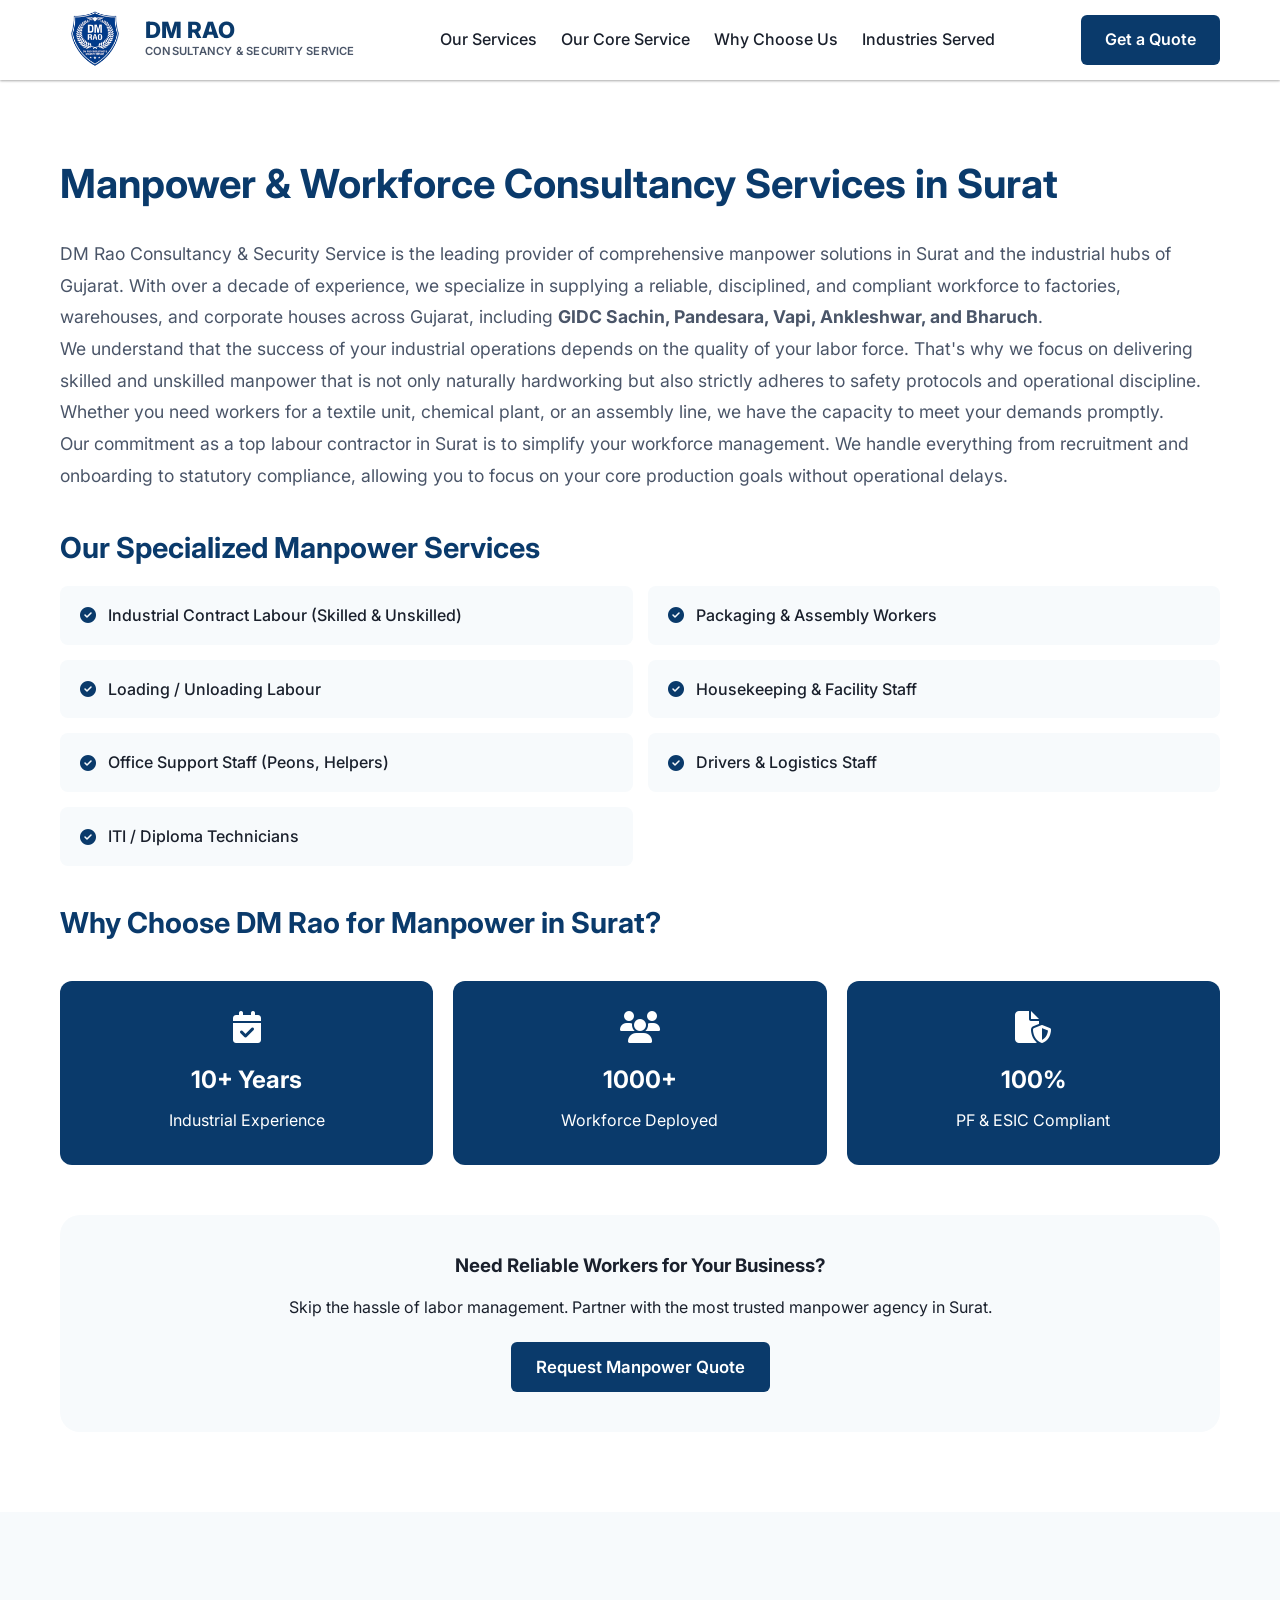
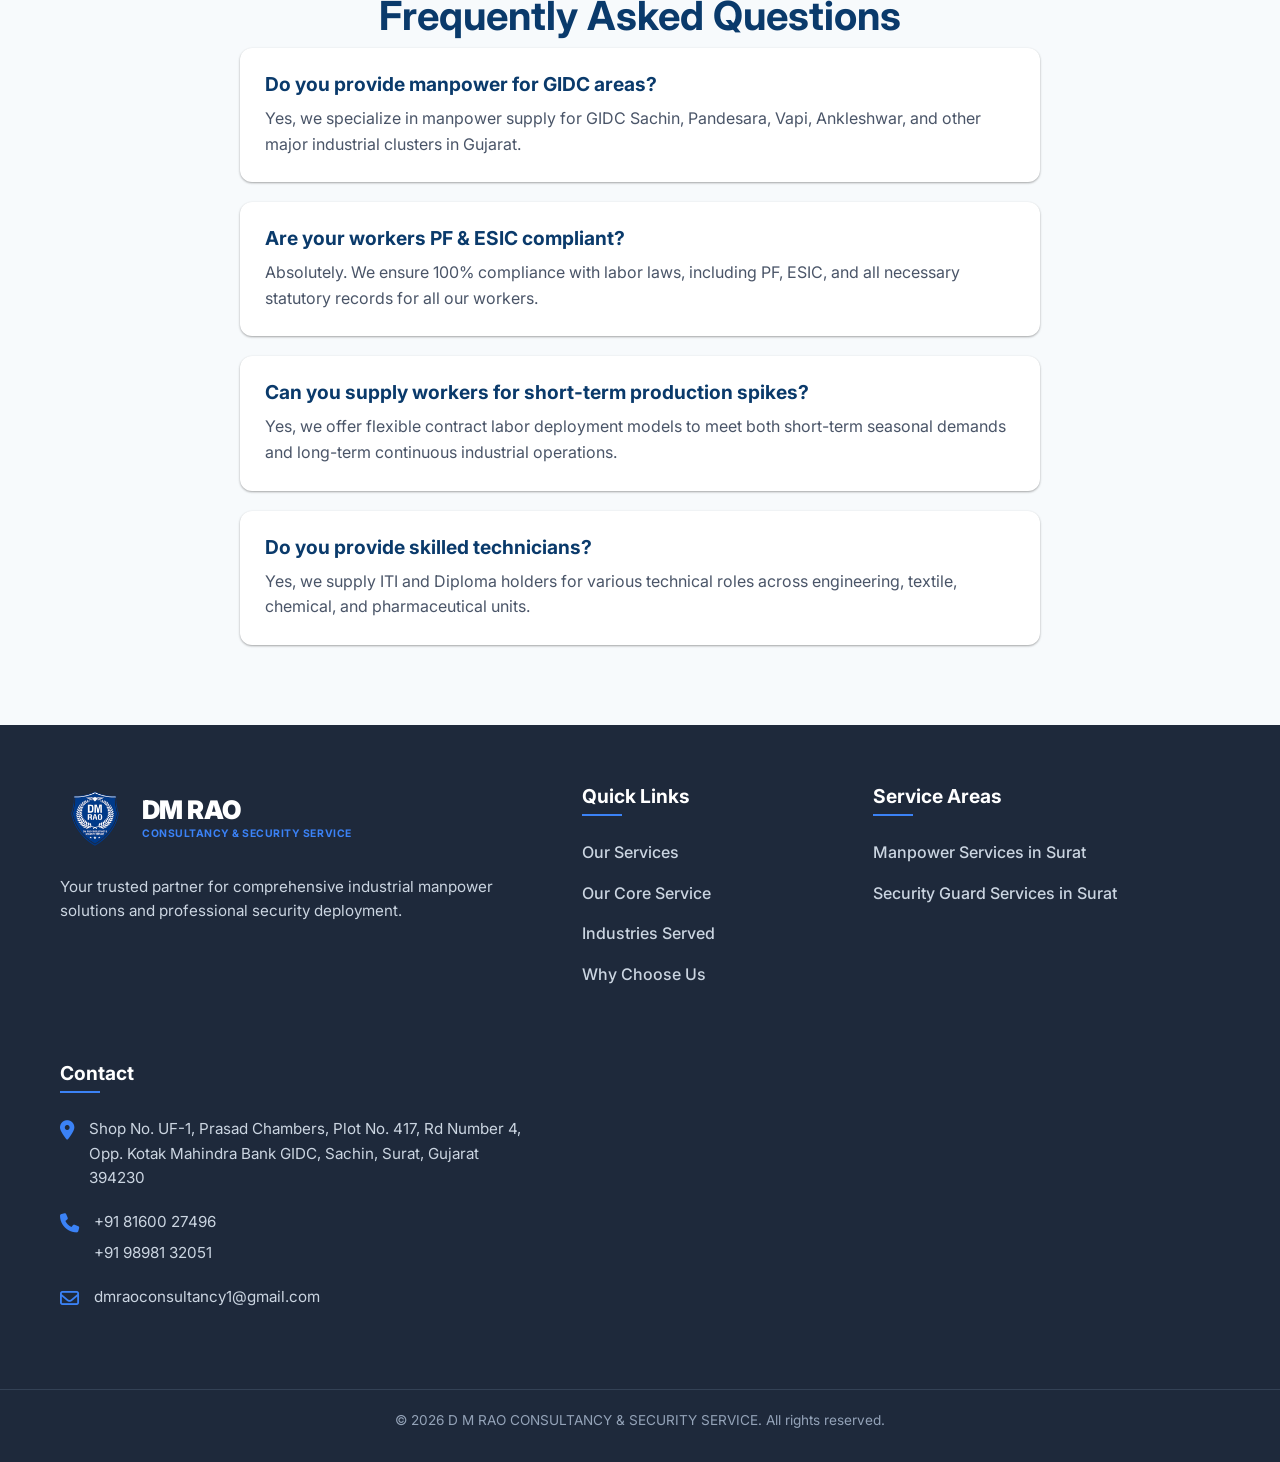
<file: manpower-services-surat.html>
<!DOCTYPE html>
<html lang="en">

<head>
    <meta charset="UTF-8">
    <meta name="viewport" content="width=device-width, initial-scale=1.0">
    <title>Workforce & Manpower Services in Surat Near Me | DM Rao Consultancy</title>
    <meta name="description"
        content="DM Rao Consultancy provides reliable industrial manpower and workforce solutions in Surat, GIDC Sachin, and Gujarat. Best labor contractor near me. Skilled & Unskilled workers.">
    <link rel="canonical" href="https://dmraoconsultancy.in/manpower-services-surat.html" />
    
    <!-- Advanced SEO Schemas -->
    <script type="application/ld+json">
    {
      "@context": "https://schema.org",
      "@type": "Service",
      "serviceType": "Industrial Manpower and Workforce Solutions",
      "provider": {
        "@type": "LocalBusiness",
        "name": "DM Rao Consultancy & Security Service",
        "url": "https://dmraoconsultancy.in"
      },
      "areaServed": "Surat, Gujarat",
      "description": "Professional manpower services in Surat, GIDC Sachin, Vapi, and Ankleshwar. Skilled and unskilled contract labour solutions."
    }
    </script>

    <script type="application/ld+json">
    {
      "@context": "https://schema.org",
      "@type": "FAQPage",
      "mainEntity": [{
        "@type": "Question",
        "name": "Do you provide manpower for GIDC areas?",
        "acceptedAnswer": {
          "@type": "Answer",
          "text": "Yes, we specialize in manpower supply for GIDC Sachin, Pandesara, Vapi, Ankleshwar, and other major industrial clusters in Gujarat."
        }
      }, {
        "@type": "Question",
        "name": "Are your workers PF & ESIC compliant?",
        "acceptedAnswer": {
          "@type": "Answer",
          "text": "Absolutely. We ensure 100% compliance with labor laws, including PF, ESIC, and all necessary statutory records for all our workers."
        }
      }, {
        "@type": "Question",
        "name": "Can you supply workers for short-term production spikes?",
        "acceptedAnswer": {
          "@type": "Answer",
          "text": "Yes, we offer flexible contract labor deployment models to meet both short-term seasonal demands and long-term continuous industrial operations."
        }
      }, {
        "@type": "Question",
        "name": "Do you provide skilled technicians?",
        "acceptedAnswer": {
          "@type": "Answer",
          "text": "Yes, we supply ITI and Diploma holders for various technical roles across engineering, textile, chemical, and pharmaceutical units."
        }
      }]
    }
    </script>

    <script type="application/ld+json">
    {
      "@context": "https://schema.org",
      "@type": "BreadcrumbList",
      "itemListElement": [{
        "@type": "ListItem",
        "position": 1,
        "name": "Home",
        "item": "https://dmraoconsultancy.in/"
      }, {
        "@type": "ListItem",
        "position": 2,
        "name": "Manpower Services",
        "item": "https://dmraoconsultancy.in/manpower-services-surat.html"
      }]
    }
    </script>
    <!-- Favicon -->
    <link rel="apple-touch-icon" sizes="180x180" href="https://dmraoconsultancy.in/assets/apple-touch-icon.png">
    <link rel="icon" type="image/png" sizes="48x48" href="https://dmraoconsultancy.in/assets/favicon-48x48.png">
    <link rel="icon" type="image/png" sizes="32x32" href="https://dmraoconsultancy.in/assets/favicon-32x32.png">
    <link rel="icon" type="image/png" sizes="16x16" href="https://dmraoconsultancy.in/assets/favicon-16x16.png">
    <link rel="manifest" href="https://dmraoconsultancy.in/site.webmanifest">
    <link rel="shortcut icon" href="https://dmraoconsultancy.in/favicon.ico">
    <!-- Google Fonts -->
    <link rel="preconnect" href="https://fonts.googleapis.com">
    <link rel="preconnect" href="https://fonts.gstatic.com" crossorigin>
    <link href="https://fonts.googleapis.com/css2?family=Inter:wght@400;500;600;700;800&display=swap" rel="stylesheet">
    <!-- FontAwesome -->
    <link rel="stylesheet" href="https://cdnjs.cloudflare.com/ajax/libs/font-awesome/6.4.0/css/all.min.css">
    <link rel="stylesheet" href="styles.css">
    <style>
        .seo-content-section {
            padding: 80px 0;
            line-height: 1.8;
        }

        .seo-content-section h1 {
            font-size: 2.5rem;
            margin-bottom: 30px;
            color: var(--primary-blue);
        }

        .seo-content-section h2 {
            font-size: 1.8rem;
            margin: 40px 0 20px;
            color: var(--primary-blue);
        }

        .seo-text-block {
            margin-bottom: 30px;
            font-size: 1.1rem;
            color: var(--medium-grey);
        }

        .seo-service-list {
            list-style: none;
            padding: 0;
            display: grid;
            grid-template-columns: 1fr;
            gap: 15px;
            margin-bottom: 40px;
        }

        @media (min-width: 768px) {
            .seo-service-list {
                grid-template-columns: 1fr 1fr;
            }
        }

        .seo-service-list li {
            display: flex;
            align-items: center;
            gap: 12px;
            background: var(--light-grey);
            padding: 15px 20px;
            border-radius: 8px;
            font-weight: 500;
        }

        .seo-service-list i {
            color: var(--primary-blue);
        }

        .faq-section {
            background-color: var(--light-grey);
            padding: 80px 0;
        }

        .faq-grid {
            max-width: 800px;
            margin: 0 auto;
            display: flex;
            flex-direction: column;
            gap: 20px;
        }

        .faq-item {
            background: var(--white);
            padding: 25px;
            border-radius: 12px;
            box-shadow: var(--shadow-sm);
        }

        .faq-item h3 {
            font-size: 1.2rem;
            margin-bottom: 10px;
            color: var(--primary-blue);
        }

        .faq-item p {
            color: var(--medium-grey);
            margin: 0;
        }

        .trust-points-grid {
            display: grid;
            grid-template-columns: repeat(auto-fit, minmax(200px, 1fr));
            gap: 20px;
            margin: 40px 0;
        }

        .trust-point-card {
            text-align: center;
            padding: 30px;
            background: var(--primary-blue);
            color: var(--white);
            border-radius: 12px;
        }

        .trust-point-card i {
            font-size: 2rem;
            margin-bottom: 15px;
            display: block;
        }

        .trust-point-card strong {
            font-size: 1.5rem;
            display: block;
            margin-bottom: 5px;
        }

        .seo-cta-block {
            text-align: center;
            margin-top: 50px;
            padding: 40px;
            background: var(--light-grey);
            border-radius: 20px;
        }
    </style>
</head>

<body>
    <header class="header">
        <div class="container header-container">
            <div class="logo">
                <a href="index.html" style="text-decoration: none; display: flex; align-items: center; gap: 15px;">
                    <img src="assets/companylogo.png" alt="D M RAO Logo" class="logo-img" width="70" height="70">
                    <div class="logo-text-container d-none-mobile">
                        <span class="logo-title">DM RAO</span>
                        <span class="logo-subtitle">CONSULTANCY & SECURITY SERVICE</span>
                    </div>
                </a>
            </div>
            <nav class="desktop-nav">
                <a href="index.html#services">Our Services</a>
                <a href="index.html#expertise-section">Our Core Service</a>
                <a href="index.html#about">Why Choose Us</a>
                <a href="index.html#industries">Industries Served</a>
            </nav>
            <div class="header-cta">
                <a href="index.html#contact" class="btn btn-primary">Get a Quote</a>
            </div>
            <button class="mobile-menu-btn" id="mobileMenuBtn" aria-label="Menu">
                <i class="fa-solid fa-bars"></i>
            </button>
        </div>
        <div class="mobile-nav" id="mobileNav">
            <a href="index.html#services" class="mobile-nav-link">Our Services</a>
            <a href="index.html#expertise-section" class="mobile-nav-link">Our Core Service</a>
            <a href="index.html#industries" class="mobile-nav-link">Industries Served</a>
            <a href="index.html#about" class="mobile-nav-link">Why Choose Us</a>
            <a href="index.html#contact" class="btn btn-primary mobile-nav-btn">Get a Quote</a>
        </div>
    </header>

    <main>
        <section class="seo-content-section">
            <div class="container">
                <h1>Manpower & Workforce Consultancy Services in Surat</h1>
                
                <div class="seo-text-block">
                    <p>DM Rao Consultancy & Security Service is the leading provider of comprehensive manpower solutions in Surat and the industrial hubs of Gujarat. With over a decade of experience, we specialize in supplying a reliable, disciplined, and compliant workforce to factories, warehouses, and corporate houses across Gujarat, including <strong>GIDC Sachin, Pandesara, Vapi, Ankleshwar, and Bharuch</strong>.</p>
                    
                    <p>We understand that the success of your industrial operations depends on the quality of your labor force. That's why we focus on delivering skilled and unskilled manpower that is not only naturally hardworking but also strictly adheres to safety protocols and operational discipline. Whether you need workers for a textile unit, chemical plant, or an assembly line, we have the capacity to meet your demands promptly.</p>
                    
                    <p>Our commitment as a top labour contractor in Surat is to simplify your workforce management. We handle everything from recruitment and onboarding to statutory compliance, allowing you to focus on your core production goals without operational delays.</p>
                </div>

                <h2>Our Specialized Manpower Services</h2>
                <ul class="seo-service-list">
                    <li><i class="fa-solid fa-circle-check"></i> Industrial Contract Labour (Skilled & Unskilled)</li>
                    <li><i class="fa-solid fa-circle-check"></i> Packaging & Assembly Workers</li>
                    <li><i class="fa-solid fa-circle-check"></i> Loading / Unloading Labour</li>
                    <li><i class="fa-solid fa-circle-check"></i> Housekeeping & Facility Staff</li>
                    <li><i class="fa-solid fa-circle-check"></i> Office Support Staff (Peons, Helpers)</li>
                    <li><i class="fa-solid fa-circle-check"></i> Drivers & Logistics Staff</li>
                    <li><i class="fa-solid fa-circle-check"></i> ITI / Diploma Technicians</li>
                </ul>

                <h2>Why Choose DM Rao for Manpower in Surat?</h2>
                <div class="trust-points-grid">
                    <div class="trust-point-card">
                        <i class="fa-solid fa-calendar-check"></i>
                        <strong>10+ Years</strong>
                        <span>Industrial Experience</span>
                    </div>
                    <div class="trust-point-card">
                        <i class="fa-solid fa-users"></i>
                        <strong>1000+</strong>
                        <span>Workforce Deployed</span>
                    </div>
                    <div class="trust-point-card">
                        <i class="fa-solid fa-file-shield"></i>
                        <strong>100%</strong>
                        <span>PF & ESIC Compliant</span>
                    </div>
                </div>

                <div class="seo-cta-block">
                    <h3>Need Reliable Workers for Your Business?</h3>
                    <p>Skip the hassle of labor management. Partner with the most trusted manpower agency in Surat.</p>
                    <a href="index.html#contact" class="btn btn-primary btn-middle" style="margin-top: 20px;">Request Manpower Quote</a>
                </div>
            </div>
        </section>

        <!-- FAQ Section -->
        <section class="faq-section">
            <div class="container">
                <h2 class="section-title text-center">Frequently Asked Questions</h2>
                <div class="faq-grid">
                    <div class="faq-item">
                        <h3>Do you provide manpower for GIDC areas?</h3>
                        <p>Yes, we specialize in manpower supply for GIDC Sachin, Pandesara, Vapi, Ankleshwar, and other major industrial clusters in Gujarat.</p>
                    </div>
                    <div class="faq-item">
                        <h3>Are your workers PF & ESIC compliant?</h3>
                        <p>Absolutely. We ensure 100% compliance with labor laws, including PF, ESIC, and all necessary statutory records for all our workers.</p>
                    </div>
                    <div class="faq-item">
                        <h3>Can you supply workers for short-term production spikes?</h3>
                        <p>Yes, we offer flexible contract labor deployment models to meet both short-term seasonal demands and long-term continuous industrial operations.</p>
                    </div>
                    <div class="faq-item">
                        <h3>Do you provide skilled technicians?</h3>
                        <p>Yes, we supply ITI and Diploma holders for various technical roles across engineering, textile, chemical, and pharmaceutical units.</p>
                    </div>
                </div>
            </div>
        </section>
    </main>

    <footer class="footer">
        <div class="container footer-grid">
            <div class="footer-info">
                <div class="footer-logo">
                    <img src="assets/companylogo.png" alt="D M RAO Shield Logo" class="footer-logo-img" loading="lazy" width="70" height="70">
                    <div class="footer-logo-text">
                        <span class="footer-title">DM RAO</span>
                        <span class="footer-subtitle">CONSULTANCY & SECURITY SERVICE</span>
                    </div>
                </div>
                <p class="footer-desc">Your trusted partner for comprehensive industrial manpower solutions and
                    professional security deployment.</p>
            </div>

            <div class="footer-links">
                <h3 class="footer-heading">Quick Links</h3>
                <ul>
                    <li><a href="index.html#services">Our Services</a></li>
                    <li><a href="index.html#expertise-section">Our Core Service</a></li>
                    <li><a href="index.html#industries">Industries Served</a></li>
                    <li><a href="index.html#why-us">Why Choose Us</a></li>
                </ul>
            </div>

            <div class="footer-links">
                <h3 class="footer-heading">Service Areas</h3>
                <ul>
                    <li><a href="manpower-services-surat.html">Manpower Services in Surat</a></li>
                    <li><a href="security-guard-services-surat.html">Security Guard Services in Surat</a></li>
                </ul>
            </div>

            <div class="footer-contact">
                <h3 class="footer-heading">Contact</h3>
                <ul class="contact-info">
                    <li>
                        <i class="fa-solid fa-location-dot contact-icon"></i>
                        <a href="https://www.google.com/maps/search/?api=1&query=Prasad+Chambers,+Gidc+Industrial+Estate414/1,+417,+Rd+Number+4,+Opp.+Surat+People's+Bank,+GIDC,+Sachin,+Surat,+Gujarat+394230" target="_blank" style="color: inherit; text-decoration: none;">
                            <span>Shop No. UF-1, Prasad Chambers, Plot No. 417, Rd Number 4, Opp. Kotak Mahindra Bank GIDC, Sachin, Surat, Gujarat 394230</span>
                        </a>
                    </li>
                    <li>
                        <i class="fa-solid fa-phone contact-icon"></i>
                        <div class="phone-numbers">
                            <a href="tel:+918160027496">+91 81600 27496</a>
                            <a href="tel:+919898132051">+91 98981 32051</a>
                        </div>
                    </li>
                    <li>
                        <i class="fa-regular fa-envelope contact-icon"></i>
                        <a href="mailto:dmraoconsultancy1@gmail.com">dmraoconsultancy1@gmail.com</a>
                    </li>
                </ul>
            </div>
        </div>
        <div class="footer-bottom">
            <p>&copy; 2026 D M RAO CONSULTANCY & SECURITY SERVICE. All rights reserved.</p>
        </div>
    </footer>

    <script src="script.js" defer></script>
</body>

</html>
</file>
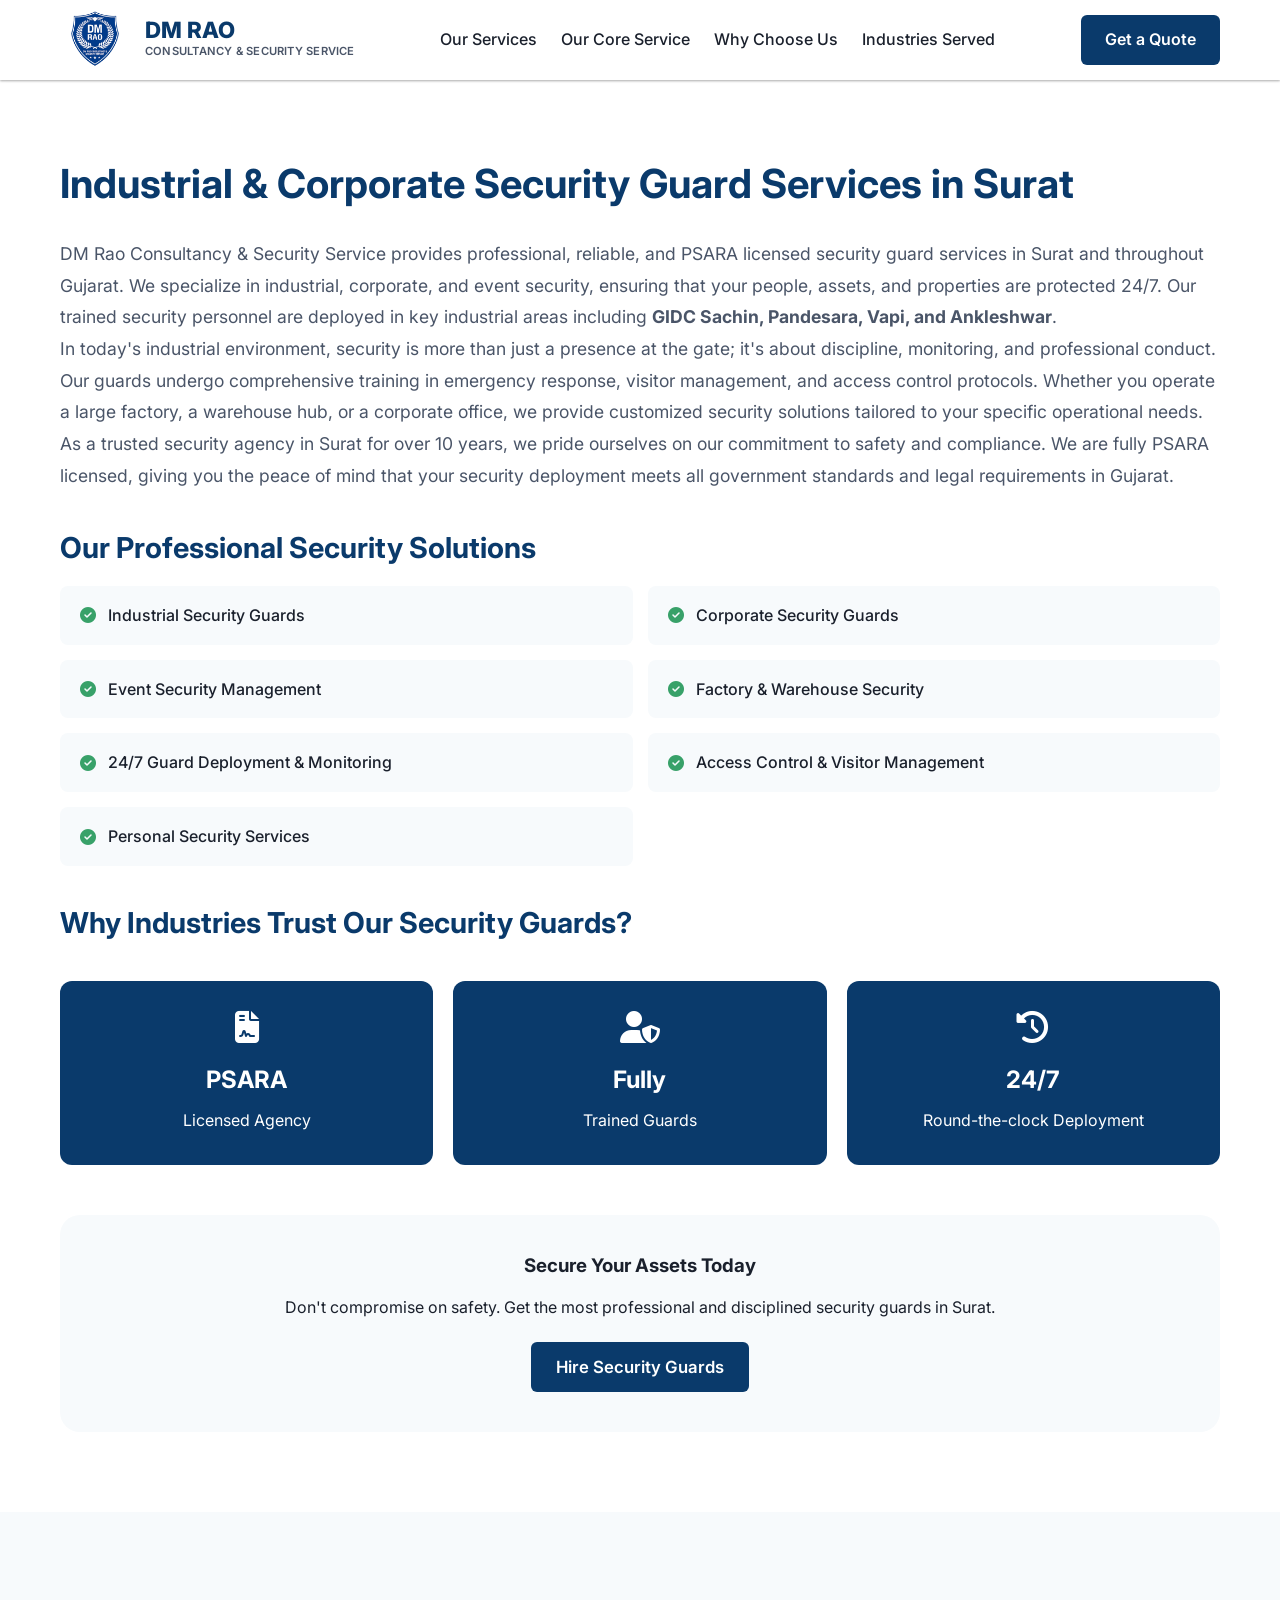
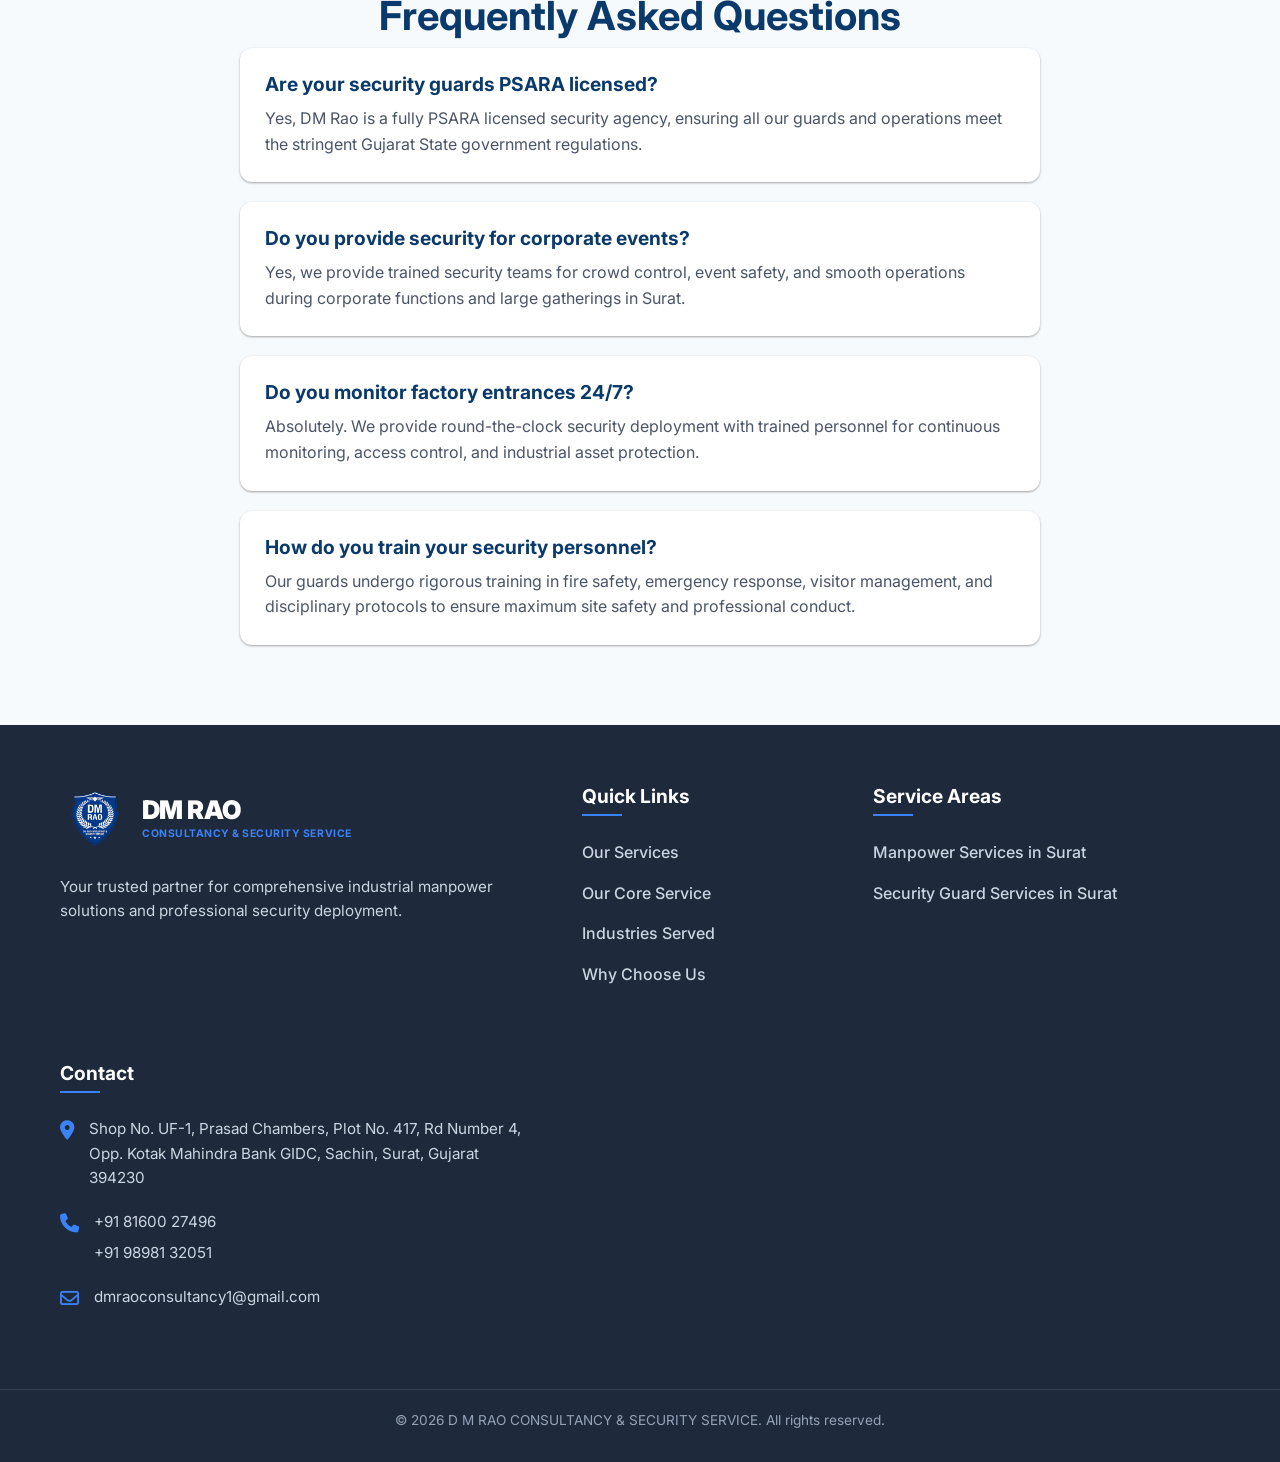
<file: security-guard-services-surat.html>
<!DOCTYPE html>
<html lang="en">

<head>
    <meta charset="UTF-8">
    <meta name="viewport" content="width=device-width, initial-scale=1.0">
    <title>Security Guard Services in Surat Near Me | DM Rao Consultancy</title>
    <meta name="description"
        content="Professional security guard services in Surat, GIDC Sachin, and Gujarat. DM Rao Consultancy provides PSARA licensed, trained guards for industrial and corporate security. Best security agency near me.">
    <link rel="canonical" href="https://dmraoconsultancy.in/security-guard-services-surat.html" />

    <!-- Advanced SEO Schemas -->
    <script type="application/ld+json">
    {
      "@context": "https://schema.org",
      "@type": "Service",
      "serviceType": "Industrial and Corporate Security Services",
      "provider": {
        "@type": "LocalBusiness",
        "name": "DM Rao Consultancy & Security Service",
        "url": "https://dmraoconsultancy.in"
      },
      "areaServed": "Surat, Gujarat",
      "description": "PSARA licensed security guard services in Surat. Industrial, corporate, and event security personnel."
    }
    </script>

    <script type="application/ld+json">
    {
      "@context": "https://schema.org",
      "@type": "FAQPage",
      "mainEntity": [{
        "@type": "Question",
        "name": "Are your security guards PSARA licensed?",
        "acceptedAnswer": {
          "@type": "Answer",
          "text": "Yes, DM Rao is a fully PSARA licensed security agency, ensuring all our guards and operations meet the stringent Gujarat State government regulations."
        }
      }, {
        "@type": "Question",
        "name": "Do you provide security for corporate events?",
        "acceptedAnswer": {
          "@type": "Answer",
          "text": "Yes, we provide trained security teams for crowd control, event safety, and smooth operations during corporate functions and large gatherings in Surat."
        }
      }, {
        "@type": "Question",
        "name": "Do you monitor factory entrances 24/7?",
        "acceptedAnswer": {
          "@type": "Answer",
          "text": "Absolutely. We provide round-the-clock security deployment with trained personnel for continuous monitoring, access control, and industrial asset protection."
        }
      }, {
        "@type": "Question",
        "name": "How do you train your security personnel?",
        "acceptedAnswer": {
          "@type": "Answer",
          "text": "Our guards undergo rigorous training in fire safety, emergency response, visitor management, and disciplinary protocols to ensure maximum site safety and professional conduct."
        }
      }]
    }
    </script>

    <script type="application/ld+json">
    {
      "@context": "https://schema.org",
      "@type": "BreadcrumbList",
      "itemListElement": [{
        "@type": "ListItem",
        "position": 1,
        "name": "Home",
        "item": "https://dmraoconsultancy.in/"
      }, {
        "@type": "ListItem",
        "position": 2,
        "name": "Security Guard Services",
        "item": "https://dmraoconsultancy.in/security-guard-services-surat.html"
      }]
    }
    </script>
    <!-- Favicon -->
    <link rel="apple-touch-icon" sizes="180x180" href="https://dmraoconsultancy.in/assets/apple-touch-icon.png">
    <link rel="icon" type="image/png" sizes="48x48" href="https://dmraoconsultancy.in/assets/favicon-48x48.png">
    <link rel="icon" type="image/png" sizes="32x32" href="https://dmraoconsultancy.in/assets/favicon-32x32.png">
    <link rel="icon" type="image/png" sizes="16x16" href="https://dmraoconsultancy.in/assets/favicon-16x16.png">
    <link rel="manifest" href="https://dmraoconsultancy.in/site.webmanifest">
    <link rel="shortcut icon" href="https://dmraoconsultancy.in/favicon.ico">
    <!-- Google Fonts -->
    <link rel="preconnect" href="https://fonts.googleapis.com">
    <link rel="preconnect" href="https://fonts.gstatic.com" crossorigin>
    <link href="https://fonts.googleapis.com/css2?family=Inter:wght@400;500;600;700;800&display=swap" rel="stylesheet">
    <!-- FontAwesome -->
    <link rel="stylesheet" href="https://cdnjs.cloudflare.com/ajax/libs/font-awesome/6.4.0/css/all.min.css">
    <link rel="stylesheet" href="styles.css">
    <style>
        .seo-content-section {
            padding: 80px 0;
            line-height: 1.8;
        }

        .seo-content-section h1 {
            font-size: 2.5rem;
            margin-bottom: 30px;
            color: var(--primary-blue);
        }

        .seo-content-section h2 {
            font-size: 1.8rem;
            margin: 40px 0 20px;
            color: var(--primary-blue);
        }

        .seo-text-block {
            margin-bottom: 30px;
            font-size: 1.1rem;
            color: var(--medium-grey);
        }

        .seo-service-list {
            list-style: none;
            padding: 0;
            display: grid;
            grid-template-columns: 1fr;
            gap: 15px;
            margin-bottom: 40px;
        }

        @media (min-width: 768px) {
            .seo-service-list {
                grid-template-columns: 1fr 1fr;
            }
        }

        .seo-service-list li {
            display: flex;
            align-items: center;
            gap: 12px;
            background: var(--light-grey);
            padding: 15px 20px;
            border-radius: 8px;
            font-weight: 500;
        }

        .seo-service-list i {
            color: var(--primary-blue);
        }

        .faq-section {
            background-color: var(--light-grey);
            padding: 80px 0;
        }

        .faq-grid {
            max-width: 800px;
            margin: 0 auto;
            display: flex;
            flex-direction: column;
            gap: 20px;
        }

        .faq-item {
            background: var(--white);
            padding: 25px;
            border-radius: 12px;
            box-shadow: var(--shadow-sm);
        }

        .faq-item h3 {
            font-size: 1.2rem;
            margin-bottom: 10px;
            color: var(--primary-blue);
        }

        .faq-item p {
            color: var(--medium-grey);
            margin: 0;
        }

        .trust-points-grid {
            display: grid;
            grid-template-columns: repeat(auto-fit, minmax(200px, 1fr));
            gap: 20px;
            margin: 40px 0;
        }

        .trust-point-card {
            text-align: center;
            padding: 30px;
            background: var(--primary-blue);
            color: var(--white);
            border-radius: 12px;
        }

        .trust-point-card i {
            font-size: 2rem;
            margin-bottom: 15px;
            display: block;
        }

        .trust-point-card strong {
            font-size: 1.5rem;
            display: block;
            margin-bottom: 5px;
        }

        .seo-cta-block {
            text-align: center;
            margin-top: 50px;
            padding: 40px;
            background: var(--light-grey);
            border-radius: 20px;
        }
    </style>
</head>

<body>
    <header class="header">
        <div class="container header-container">
            <div class="logo">
                <a href="index.html" style="text-decoration: none; display: flex; align-items: center; gap: 15px;">
                    <img src="assets/companylogo.png" alt="D M RAO Logo" class="logo-img" width="70" height="70">
                    <div class="logo-text-container d-none-mobile">
                        <span class="logo-title">DM RAO</span>
                        <span class="logo-subtitle">CONSULTANCY & SECURITY SERVICE</span>
                    </div>
                </a>
            </div>
            <nav class="desktop-nav">
                <a href="index.html#services">Our Services</a>
                <a href="index.html#expertise-section">Our Core Service</a>
                <a href="index.html#about">Why Choose Us</a>
                <a href="index.html#industries">Industries Served</a>
            </nav>
            <div class="header-cta">
                <a href="index.html#contact" class="btn btn-primary">Get a Quote</a>
            </div>
            <button class="mobile-menu-btn" id="mobileMenuBtn" aria-label="Menu">
                <i class="fa-solid fa-bars"></i>
            </button>
        </div>
        <div class="mobile-nav" id="mobileNav">
            <a href="index.html#services" class="mobile-nav-link">Our Services</a>
            <a href="index.html#expertise-section" class="mobile-nav-link">Our Core Service</a>
            <a href="index.html#industries" class="mobile-nav-link">Industries Served</a>
            <a href="index.html#about" class="mobile-nav-link">Why Choose Us</a>
            <a href="index.html#contact" class="btn btn-primary mobile-nav-btn">Get a Quote</a>
        </div>
    </header>

    <main>
        <section class="seo-content-section">
            <div class="container">
                <h1>Industrial & Corporate Security Guard Services in Surat</h1>
                
                <div class="seo-text-block">
                    <p>DM Rao Consultancy & Security Service provides professional, reliable, and PSARA licensed security guard services in Surat and throughout Gujarat. We specialize in industrial, corporate, and event security, ensuring that your people, assets, and properties are protected 24/7. Our trained security personnel are deployed in key industrial areas including <strong>GIDC Sachin, Pandesara, Vapi, and Ankleshwar</strong>.</p>
                    
                    <p>In today's industrial environment, security is more than just a presence at the gate; it's about discipline, monitoring, and professional conduct. Our guards undergo comprehensive training in emergency response, visitor management, and access control protocols. Whether you operate a large factory, a warehouse hub, or a corporate office, we provide customized security solutions tailored to your specific operational needs.</p>
                    
                    <p>As a trusted security agency in Surat for over 10 years, we pride ourselves on our commitment to safety and compliance. We are fully PSARA licensed, giving you the peace of mind that your security deployment meets all government standards and legal requirements in Gujarat.</p>
                </div>

                <h2>Our Professional Security Solutions</h2>
                <ul class="seo-service-list">
                    <li><i class="fa-solid fa-circle-check" style="color: #38A169;"></i> Industrial Security Guards</li>
                    <li><i class="fa-solid fa-circle-check" style="color: #38A169;"></i> Corporate Security Guards</li>
                    <li><i class="fa-solid fa-circle-check" style="color: #38A169;"></i> Event Security Management</li>
                    <li><i class="fa-solid fa-circle-check" style="color: #38A169;"></i> Factory & Warehouse Security</li>
                    <li><i class="fa-solid fa-circle-check" style="color: #38A169;"></i> 24/7 Guard Deployment & Monitoring</li>
                    <li><i class="fa-solid fa-circle-check" style="color: #38A169;"></i> Access Control & Visitor Management</li>
                    <li><i class="fa-solid fa-circle-check" style="color: #38A169;"></i> Personal Security Services</li>
                </ul>

                <h2>Why Industries Trust Our Security Guards?</h2>
                <div class="trust-points-grid">
                    <div class="trust-point-card">
                        <i class="fa-solid fa-file-contract"></i>
                        <strong>PSARA</strong>
                        <span>Licensed Agency</span>
                    </div>
                    <div class="trust-point-card">
                        <i class="fa-solid fa-user-shield"></i>
                        <strong>Fully</strong>
                        <span>Trained Guards</span>
                    </div>
                    <div class="trust-point-card">
                        <i class="fa-solid fa-clock-rotate-left"></i>
                        <strong>24/7</strong>
                        <span>Round-the-clock Deployment</span>
                    </div>
                </div>

                <div class="seo-cta-block">
                    <h3>Secure Your Assets Today</h3>
                    <p>Don't compromise on safety. Get the most professional and disciplined security guards in Surat.</p>
                    <a href="index.html#contact" class="btn btn-primary btn-middle" style="margin-top: 20px;">Hire Security Guards</a>
                </div>
            </div>
        </section>

        <!-- FAQ Section -->
        <section class="faq-section">
            <div class="container">
                <h2 class="section-title text-center">Frequently Asked Questions</h2>
                <div class="faq-grid">
                    <div class="faq-item">
                        <h3>Are your security guards PSARA licensed?</h3>
                        <p>Yes, DM Rao is a fully PSARA licensed security agency, ensuring all our guards and operations meet the stringent Gujarat State government regulations.</p>
                    </div>
                    <div class="faq-item">
                        <h3>Do you provide security for corporate events?</h3>
                        <p>Yes, we provide trained security teams for crowd control, event safety, and smooth operations during corporate functions and large gatherings in Surat.</p>
                    </div>
                    <div class="faq-item">
                        <h3>Do you monitor factory entrances 24/7?</h3>
                        <p>Absolutely. We provide round-the-clock security deployment with trained personnel for continuous monitoring, access control, and industrial asset protection.</p>
                    </div>
                    <div class="faq-item">
                        <h3>How do you train your security personnel?</h3>
                        <p>Our guards undergo rigorous training in fire safety, emergency response, visitor management, and disciplinary protocols to ensure maximum site safety and professional conduct.</p>
                    </div>
                </div>
            </div>
        </section>
    </main>

    <footer class="footer">
        <div class="container footer-grid">
            <div class="footer-info">
                <div class="footer-logo">
                    <img src="assets/companylogo.png" alt="D M RAO Shield Logo" class="footer-logo-img" loading="lazy" width="70" height="70">
                    <div class="footer-logo-text">
                        <span class="footer-title">DM RAO</span>
                        <span class="footer-subtitle">CONSULTANCY & SECURITY SERVICE</span>
                    </div>
                </div>
                <p class="footer-desc">Your trusted partner for comprehensive industrial manpower solutions and
                    professional security deployment.</p>
            </div>

            <div class="footer-links">
                <h3 class="footer-heading">Quick Links</h3>
                <ul>
                    <li><a href="index.html#services">Our Services</a></li>
                    <li><a href="index.html#expertise-section">Our Core Service</a></li>
                    <li><a href="index.html#industries">Industries Served</a></li>
                    <li><a href="index.html#why-us">Why Choose Us</a></li>
                </ul>
            </div>

            <div class="footer-links">
                <h3 class="footer-heading">Service Areas</h3>
                <ul>
                    <li><a href="manpower-services-surat.html">Manpower Services in Surat</a></li>
                    <li><a href="security-guard-services-surat.html">Security Guard Services in Surat</a></li>
                </ul>
            </div>

            <div class="footer-contact">
                <h3 class="footer-heading">Contact</h3>
                <ul class="contact-info">
                    <li>
                        <i class="fa-solid fa-location-dot contact-icon"></i>
                        <a href="https://www.google.com/maps/search/?api=1&query=Prasad+Chambers,+Gidc+Industrial+Estate414/1,+417,+Rd+Number+4,+Opp.+Surat+People's+Bank,+GIDC,+Sachin,+Surat,+Gujarat+394230" target="_blank" style="color: inherit; text-decoration: none;">
                            <span>Shop No. UF-1, Prasad Chambers, Plot No. 417, Rd Number 4, Opp. Kotak Mahindra Bank GIDC, Sachin, Surat, Gujarat 394230</span>
                        </a>
                    </li>
                    <li>
                        <i class="fa-solid fa-phone contact-icon"></i>
                        <div class="phone-numbers">
                            <a href="tel:+918160027496">+91 81600 27496</a>
                            <a href="tel:+919898132051">+91 98981 32051</a>
                        </div>
                    </li>
                    <li>
                        <i class="fa-regular fa-envelope contact-icon"></i>
                        <a href="mailto:dmraoconsultancy1@gmail.com">dmraoconsultancy1@gmail.com</a>
                    </li>
                </ul>
            </div>
        </div>
        <div class="footer-bottom">
            <p>&copy; 2026 D M RAO CONSULTANCY & SECURITY SERVICE. All rights reserved.</p>
        </div>
    </footer>

    <script src="script.js" defer></script>
</body>

</html>
</file>
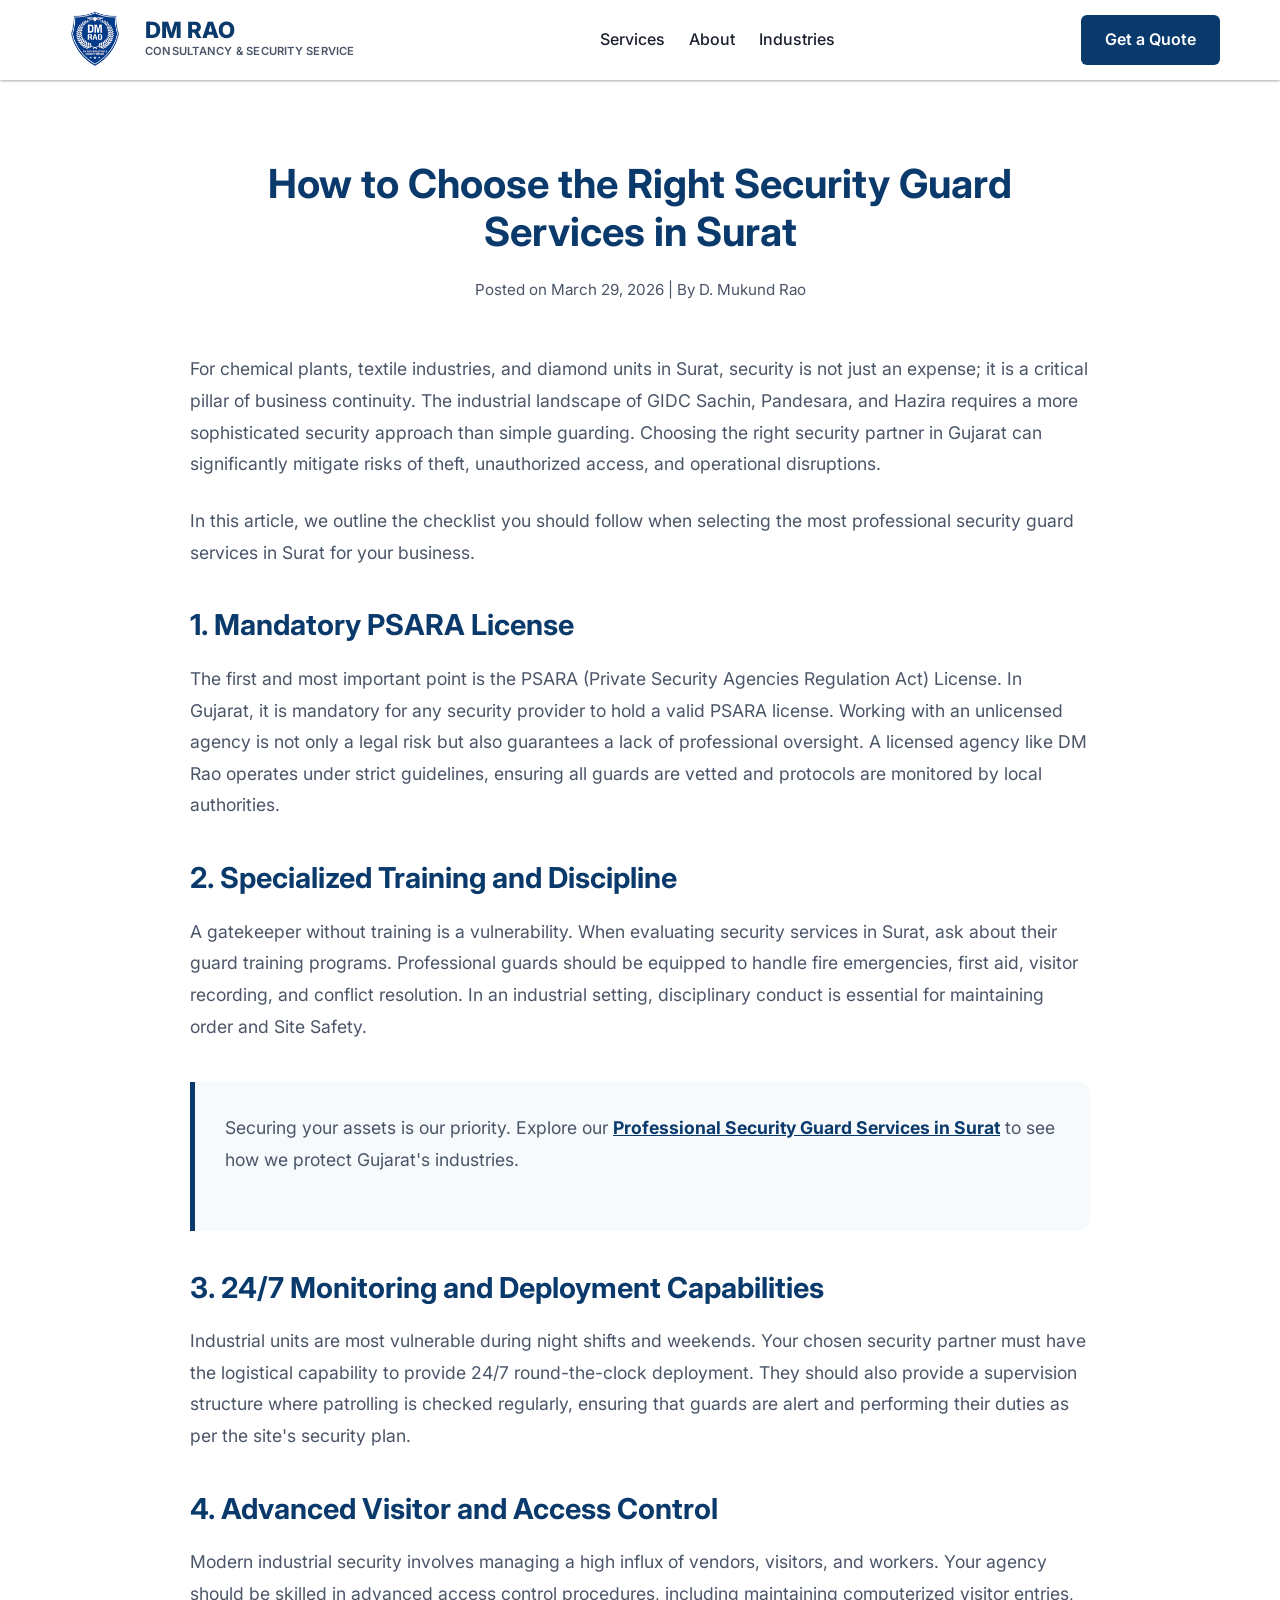
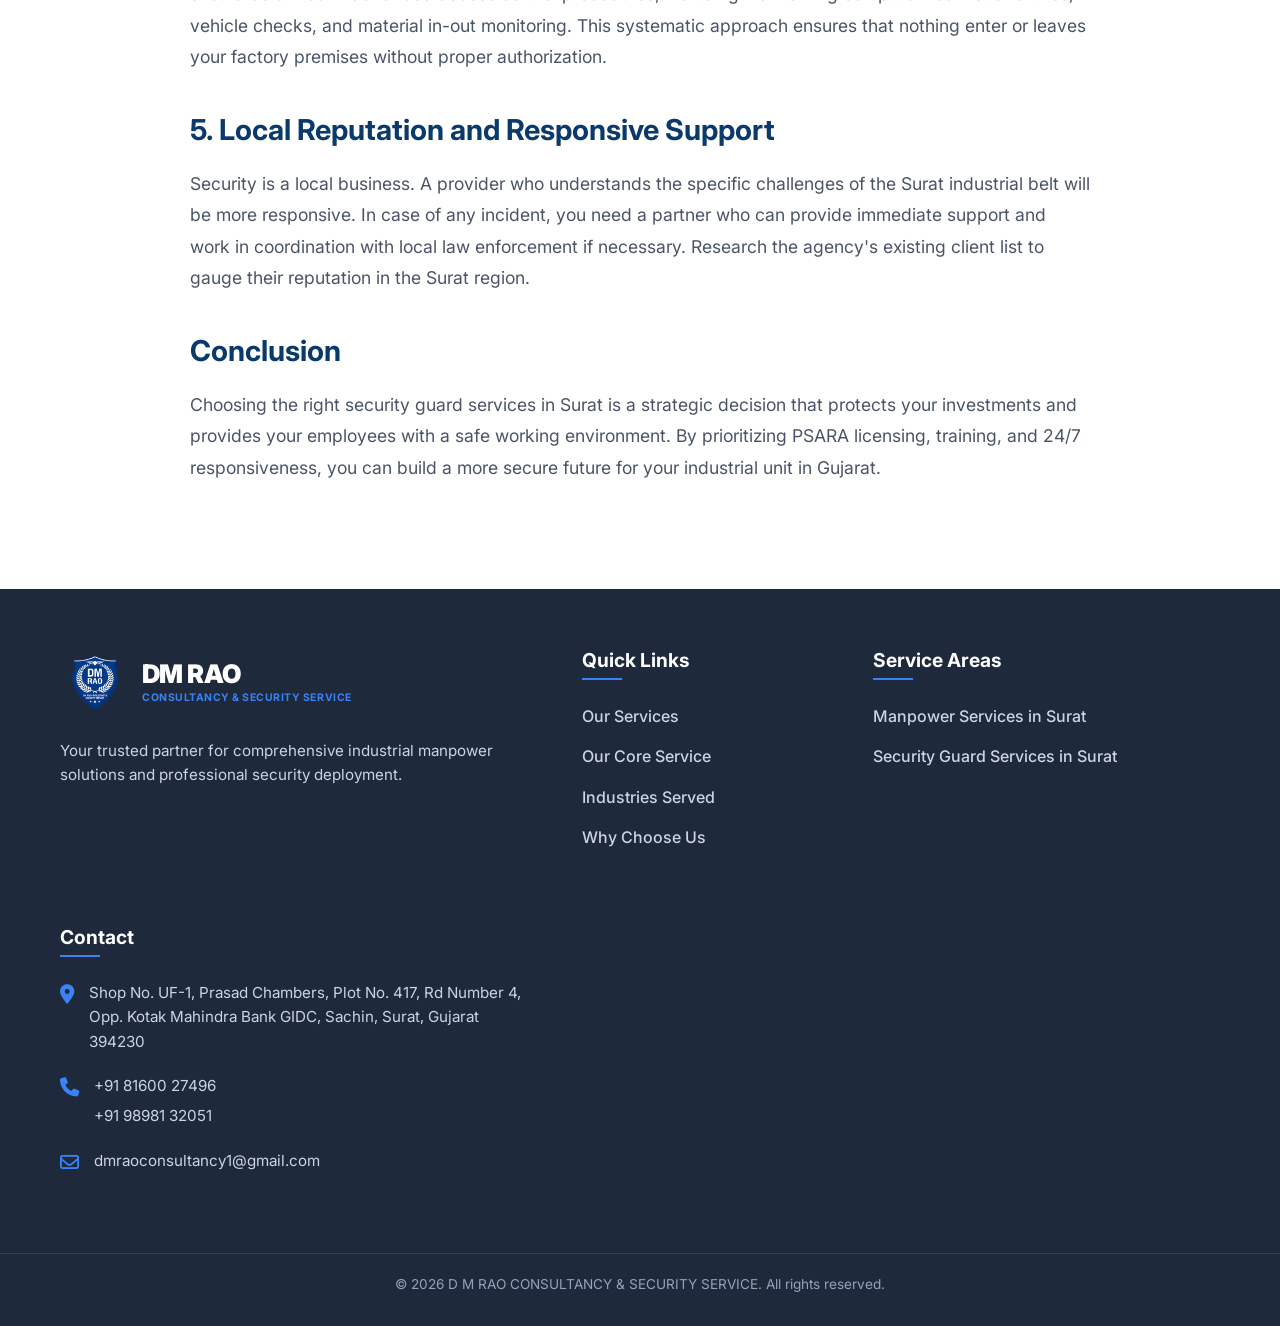
<file: blog/choosing-security-services-surat.html>
<!DOCTYPE html>
<html lang="en">

<head>
    <meta charset="UTF-8">
    <meta name="viewport" content="width=device-width, initial-scale=1.0">
    <title>Choosing the Best Security Services in Surat Near Me | DM Rao Blog</title>
    <meta name="description"
        content="How to select a professional security agency in Surat. DM Rao Consultancy & Security provides PSARA licensed security guards for industrial safety. Best security near me.">
    <link rel="canonical" href="https://dmraoconsultancy.in/blog/choosing-security-services-surat.html" />

    <!-- Blog Schema -->
    <script type="application/ld+json">
    {
      "@context": "https://schema.org",
      "@type": "BlogPosting",
      "headline": "Choosing the Best Security Services in Surat Near Me | DM Rao Blog",
      "description": "How to select a professional security agency in Surat. DM Rao Consultancy & Security provides PSARA licensed security guards for industrial safety.",
      "author": {
        "@type": "Person",
        "name": "D. Mukund Rao"
      },
      "publisher": {
        "@type": "Organization",
        "name": "DM Rao Consultancy & Security Service",
        "logo": {
          "@type": "ImageObject",
          "url": "https://dmraoconsultancy.in/assets/companylogo.png"
        }
      },
      "datePublished": "2026-03-29",
      "image": "https://dmraoconsultancy.in/assets/companylogo.png"
    }
    </script>
    <!-- Favicon -->
    <link rel="icon" type="image/png" href="../assets/companylogo.png">
    <!-- Google Fonts -->
    <link rel="preconnect" href="https://fonts.googleapis.com">
    <link rel="preconnect" href="https://fonts.gstatic.com" crossorigin>
    <link href="https://fonts.googleapis.com/css2?family=Inter:wght@400;500;600;700;800&display=swap" rel="stylesheet">
    <!-- FontAwesome -->
    <link rel="stylesheet" href="https://cdnjs.cloudflare.com/ajax/libs/font-awesome/6.4.0/css/all.min.css">
    <link rel="stylesheet" href="../styles.css">
    <style>
        .blog-post-section {
            padding: 80px 0;
            line-height: 1.8;
            max-width: 900px;
            margin: 0 auto;
        }

        .blog-header {
            text-align: center;
            margin-bottom: 50px;
        }

        .blog-header h1 {
            font-size: 2.5rem;
            color: var(--primary-blue);
            margin-bottom: 20px;
        }

        .blog-meta {
            color: var(--medium-grey);
            font-size: 0.95rem;
        }

        .blog-content {
            font-size: 1.1rem;
            color: var(--medium-grey);
        }

        .blog-content h2 {
            font-size: 1.8rem;
            color: var(--primary-blue);
            margin: 40px 0 20px;
        }

        .blog-content p {
            margin-bottom: 25px;
        }

        .blog-content ul {
            margin-bottom: 25px;
            padding-left: 20px;
        }

        .blog-content li {
            margin-bottom: 15px;
        }

        .internal-cta {
            background-color: var(--light-grey);
            padding: 30px;
            border-left: 5px solid var(--primary-blue);
            margin: 40px 0;
            border-radius: 0 12px 12px 0;
        }

        .internal-cta a {
            color: var(--primary-blue);
            font-weight: 700;
            text-decoration: underline;
        }
    </style>
</head>

<body>
    <header class="header">
        <div class="container header-container">
            <div class="logo">
                <a href="../index.html" style="text-decoration: none; display: flex; align-items: center; gap: 15px;">
                    <img src="../assets/companylogo.png" alt="D M RAO Logo" class="logo-img" width="70" height="70">
                    <div class="logo-text-container d-none-mobile">
                        <span class="logo-title">DM RAO</span>
                        <span class="logo-subtitle">CONSULTANCY & SECURITY SERVICE</span>
                    </div>
                </a>
            </div>
            <nav class="desktop-nav">
                <a href="../index.html#services">Services</a>
                <a href="../index.html#about">About</a>
                <a href="../index.html#industries">Industries</a>
            </nav>
            <div class="header-cta">
                <a href="../index.html#contact" class="btn btn-primary">Get a Quote</a>
            </div>
            <button class="mobile-menu-btn" id="mobileMenuBtn" aria-label="Menu">
                <i class="fa-solid fa-bars"></i>
            </button>
        </div>
        <div class="mobile-nav" id="mobileNav">
            <a href="../index.html#services" class="mobile-nav-link">Our Services</a>
            <a href="../index.html#expertise-section" class="mobile-nav-link">Our Core Service</a>
            <a href="../index.html#industries" class="mobile-nav-link">Industries Served</a>
            <a href="../index.html#about" class="mobile-nav-link">Why Choose Us</a>
            <a href="../index.html#contact" class="btn btn-primary mobile-nav-btn">Get a Quote</a>
        </div>
    </header>

    <main>
        <article class="blog-post-section container">
            <header class="blog-header">
                <h1>How to Choose the Right Security Guard Services in Surat</h1>
                <div class="blog-meta">Posted on March 29, 2026 | By D. Mukund Rao</div>
            </header>

            <div class="blog-content">
                <p>For chemical plants, textile industries, and diamond units in Surat, security is not just an expense; it is a critical pillar of business continuity. The industrial landscape of GIDC Sachin, Pandesara, and Hazira requires a more sophisticated security approach than simple guarding. Choosing the right security partner in Gujarat can significantly mitigate risks of theft, unauthorized access, and operational disruptions.</p>

                <p>In this article, we outline the checklist you should follow when selecting the most professional security guard services in Surat for your business.</p>

                <h2>1. Mandatory PSARA License</h2>
                <p>The first and most important point is the PSARA (Private Security Agencies Regulation Act) License. In Gujarat, it is mandatory for any security provider to hold a valid PSARA license. Working with an unlicensed agency is not only a legal risk but also guarantees a lack of professional oversight. A licensed agency like DM Rao operates under strict guidelines, ensuring all guards are vetted and protocols are monitored by local authorities.</p>

                <h2>2. Specialized Training and Discipline</h2>
                <p>A gatekeeper without training is a vulnerability. When evaluating security services in Surat, ask about their guard training programs. Professional guards should be equipped to handle fire emergencies, first aid, visitor recording, and conflict resolution. In an industrial setting, disciplinary conduct is essential for maintaining order and Site Safety.</p>

                <div class="internal-cta">
                    <p>Securing your assets is our priority. Explore our <a href="../security-guard-services-surat.html">Professional Security Guard Services in Surat</a> to see how we protect Gujarat's industries.</p>
                </div>

                <h2>3. 24/7 Monitoring and Deployment Capabilities</h2>
                <p>Industrial units are most vulnerable during night shifts and weekends. Your chosen security partner must have the logistical capability to provide 24/7 round-the-clock deployment. They should also provide a supervision structure where patrolling is checked regularly, ensuring that guards are alert and performing their duties as per the site's security plan.</p>

                <h2>4. Advanced Visitor and Access Control</h2>
                <p>Modern industrial security involves managing a high influx of vendors, visitors, and workers. Your agency should be skilled in advanced access control procedures, including maintaining computerized visitor entries, vehicle checks, and material in-out monitoring. This systematic approach ensures that nothing enter or leaves your factory premises without proper authorization.</p>

                <h2>5. Local Reputation and Responsive Support</h2>
                <p>Security is a local business. A provider who understands the specific challenges of the Surat industrial belt will be more responsive. In case of any incident, you need a partner who can provide immediate support and work in coordination with local law enforcement if necessary. Research the agency's existing client list to gauge their reputation in the Surat region.</p>

                <h2>Conclusion</h2>
                <p>Choosing the right security guard services in Surat is a strategic decision that protects your investments and provides your employees with a safe working environment. By prioritizing PSARA licensing, training, and 24/7 responsiveness, you can build a more secure future for your industrial unit in Gujarat.</p>
            </div>
        </article>
    </main>

    <footer class="footer">
        <div class="container footer-grid">
            <div class="footer-info">
                <div class="footer-logo">
                    <img src="../assets/companylogo.png" alt="D M RAO Shield Logo" class="footer-logo-img" loading="lazy" width="70" height="70">
                    <div class="footer-logo-text">
                        <span class="footer-title">DM RAO</span>
                        <span class="footer-subtitle">CONSULTANCY & SECURITY SERVICE</span>
                    </div>
                </div>
                <p class="footer-desc">Your trusted partner for comprehensive industrial manpower solutions and
                    professional security deployment.</p>
            </div>

            <div class="footer-links">
                <h3 class="footer-heading">Quick Links</h3>
                <ul>
                    <li><a href="../index.html#services">Our Services</a></li>
                    <li><a href="../index.html#expertise-section">Our Core Service</a></li>
                    <li><a href="../index.html#industries">Industries Served</a></li>
                    <li><a href="../index.html#why-us">Why Choose Us</a></li>
                </ul>
            </div>

            <div class="footer-links">
                <h3 class="footer-heading">Service Areas</h3>
                <ul>
                    <li><a href="../manpower-services-surat.html">Manpower Services in Surat</a></li>
                    <li><a href="../security-guard-services-surat.html">Security Guard Services in Surat</a></li>
                </ul>
            </div>

            <div class="footer-contact">
                <h3 class="footer-heading">Contact</h3>
                <ul class="contact-info">
                    <li>
                        <i class="fa-solid fa-location-dot contact-icon"></i>
                        <a href="https://www.google.com/maps/search/?api=1&query=Prasad+Chambers,+Gidc+Industrial+Estate414/1,+417,+Rd+Number+4,+Opp.+Surat+People's+Bank,+GIDC,+Sachin,+Surat,+Gujarat+394230" target="_blank" style="color: inherit; text-decoration: none;">
                            <span>Shop No. UF-1, Prasad Chambers, Plot No. 417, Rd Number 4, Opp. Kotak Mahindra Bank GIDC, Sachin, Surat, Gujarat 394230</span>
                        </a>
                    </li>
                    <li>
                        <i class="fa-solid fa-phone contact-icon"></i>
                        <div class="phone-numbers">
                            <a href="tel:+918160027496">+91 81600 27496</a>
                            <a href="tel:+919898132051">+91 98981 32051</a>
                        </div>
                    </li>
                    <li>
                        <i class="fa-regular fa-envelope contact-icon"></i>
                        <a href="mailto:dmraoconsultancy1@gmail.com">dmraoconsultancy1@gmail.com</a>
                    </li>
                </ul>
            </div>
        </div>
        <div class="footer-bottom">
            <p>&copy; 2026 D M RAO CONSULTANCY & SECURITY SERVICE. All rights reserved.</p>
        </div>
    </footer>

    <script src="../script.js" defer></script>
</body>

</html>
</file>
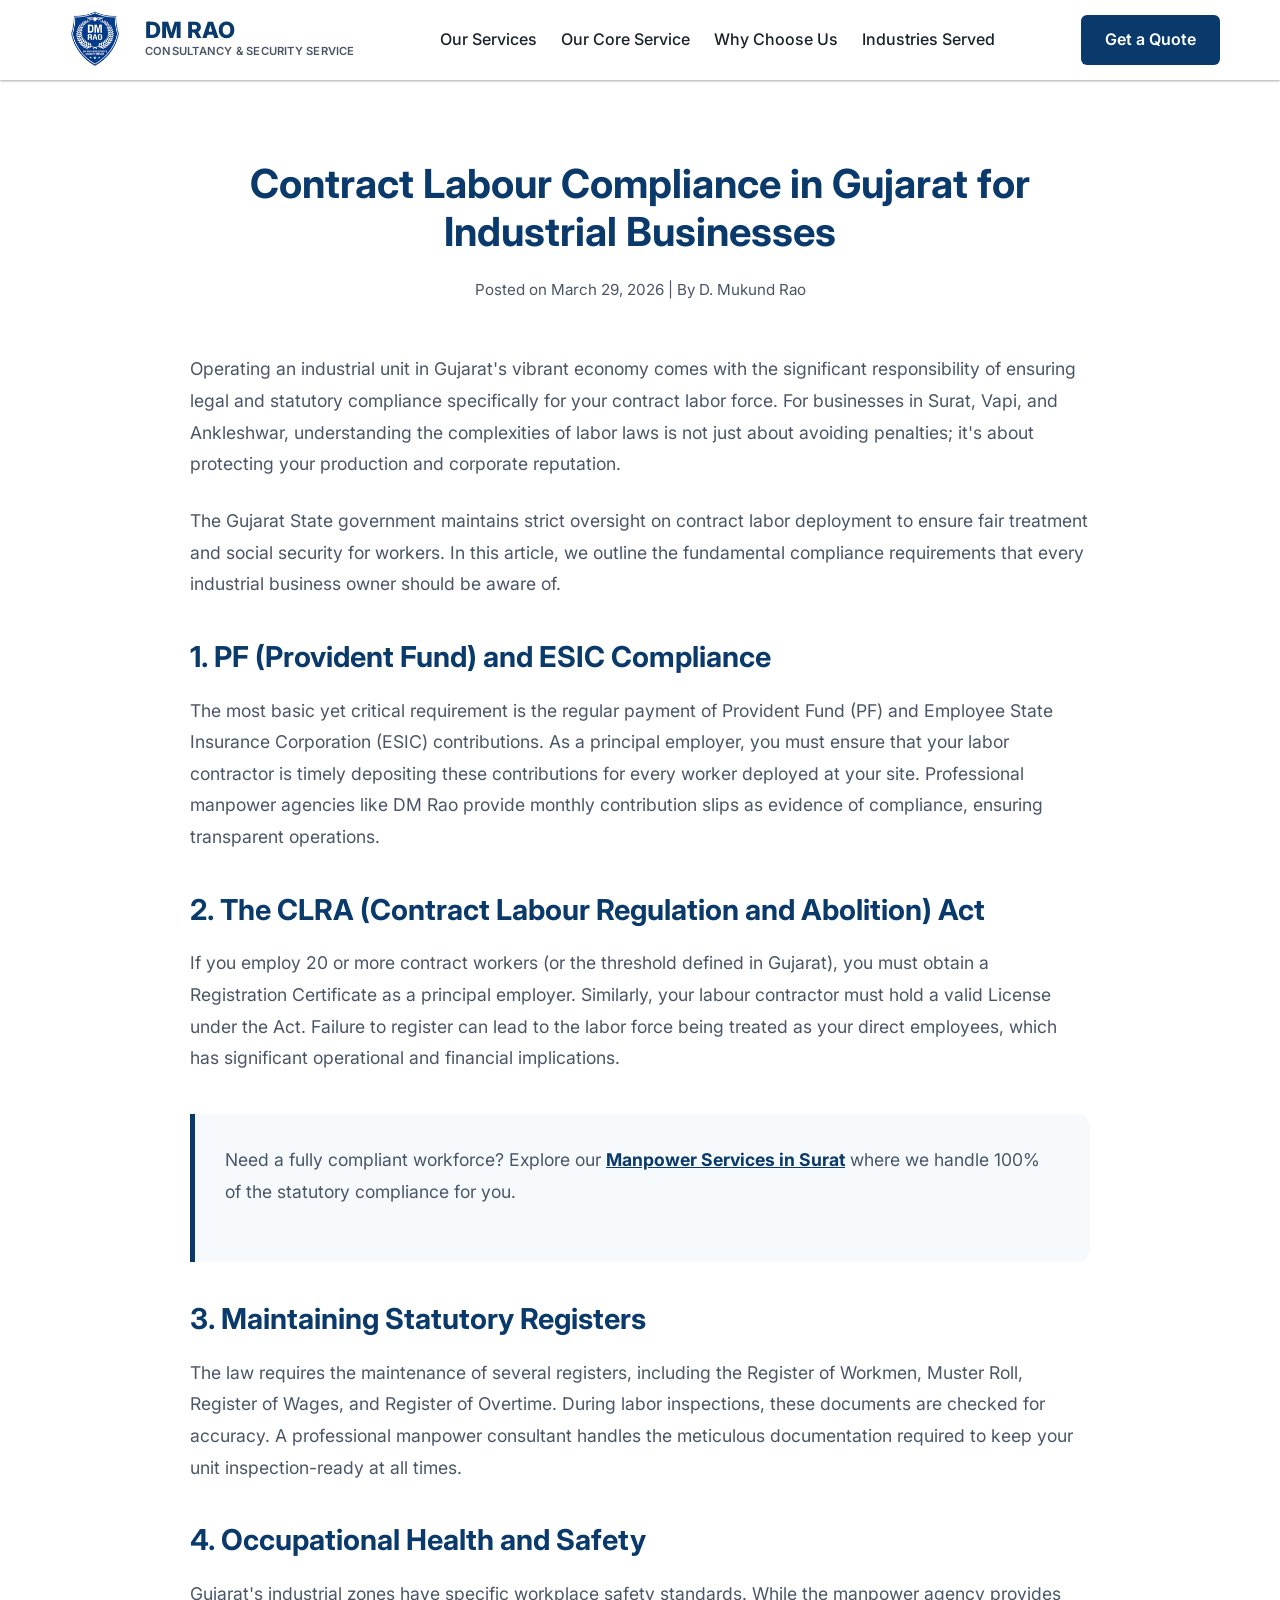
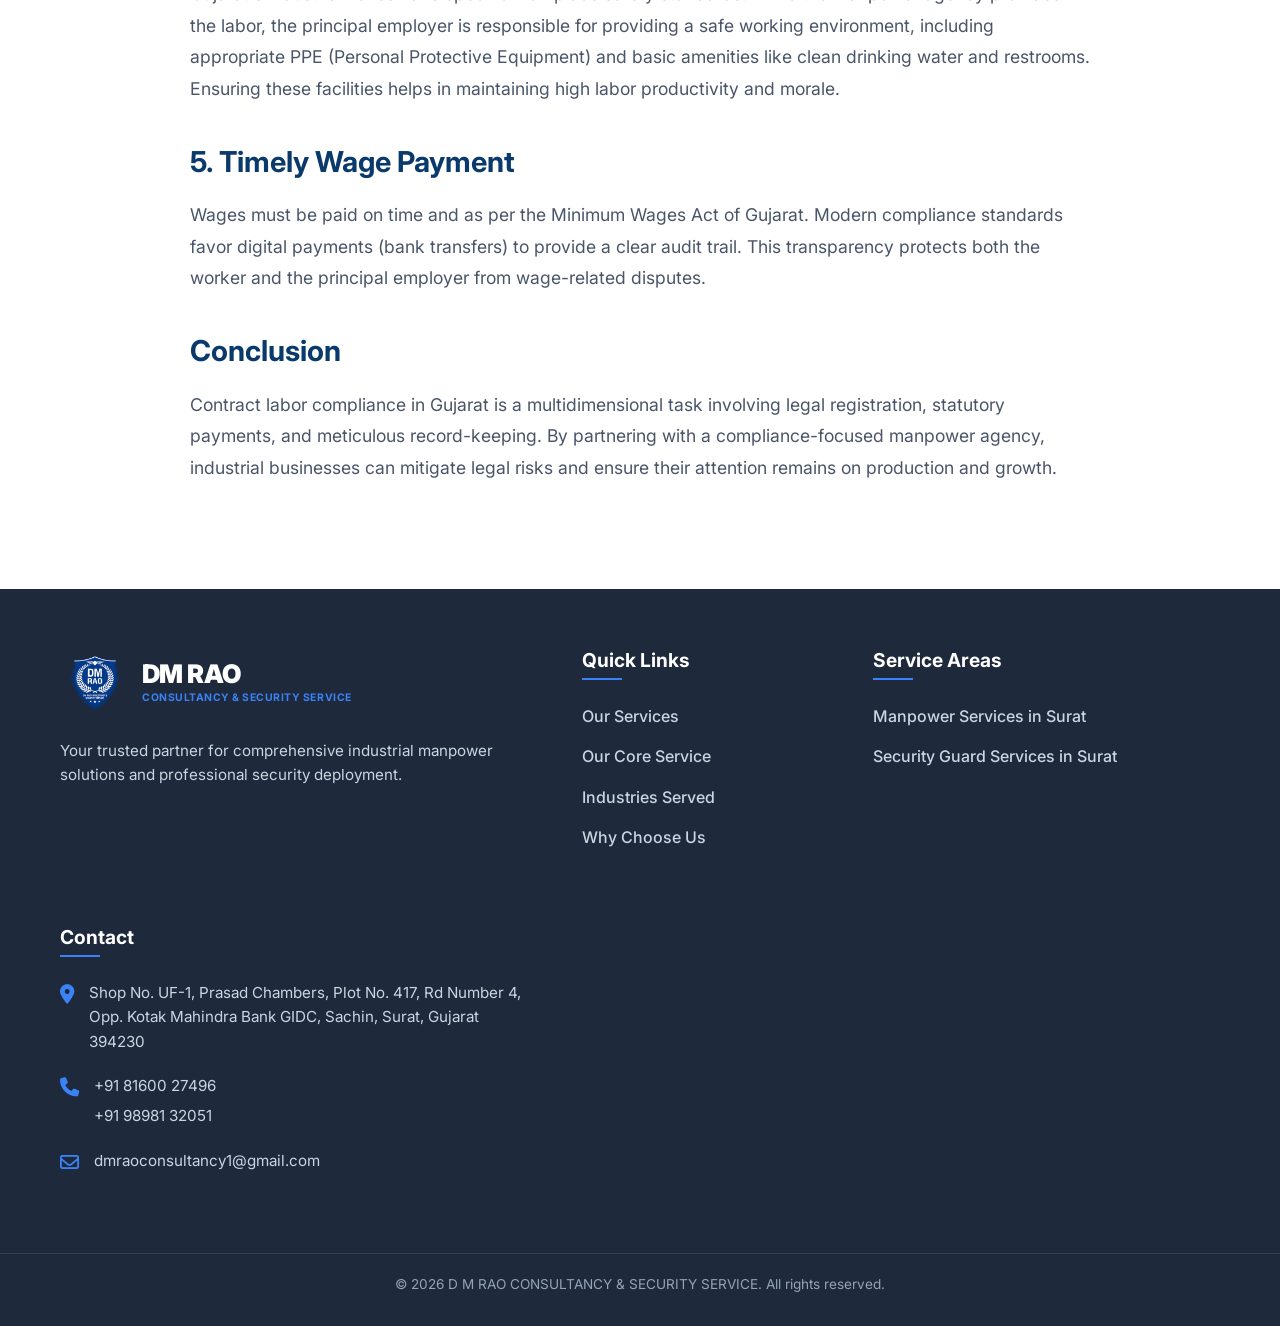
<file: blog/contract-labour-compliance-gujarat.html>
<!DOCTYPE html>
<html lang="en">

<head>
    <meta charset="UTF-8">
    <meta name="viewport" content="width=device-width, initial-scale=1.0">
    <title>Contract Labour Compliance in Gujarat | DM Rao Consultancy & Security</title>
    <meta name="description"
        content="Ensuring statutory compliance for manpower in Gujarat. DM Rao Consultancy explains PF, ESIC and labor law for industrial units in Surat.">
    <link rel="canonical" href="https://dmraoconsultancy.in/blog/contract-labour-compliance-gujarat.html" />

    <!-- Blog Schema -->
    <script type="application/ld+json">
    {
      "@context": "https://schema.org",
      "@type": "BlogPosting",
      "headline": "Contract Labour Compliance in Gujarat | DM Rao Consultancy & Security",
      "description": "Ensuring statutory compliance for manpower in Gujarat. DM Rao Consultancy explains PF, ESIC and labor law for industrial units in Surat.",
      "author": {
        "@type": "Person",
        "name": "D. Mukund Rao"
      },
      "publisher": {
        "@type": "Organization",
        "name": "DM Rao Consultancy & Security Service",
        "logo": {
          "@type": "ImageObject",
          "url": "https://dmraoconsultancy.in/assets/companylogo.png"
        }
      },
      "datePublished": "2026-03-29",
      "image": "https://dmraoconsultancy.in/assets/companylogo.png"
    }
    </script>
    <!-- Favicon -->
    <link rel="apple-touch-icon" sizes="180x180" href="../assets/apple-touch-icon.png">
    <link rel="icon" type="image/png" sizes="32x32" href="../assets/favicon-32x32.png">
    <link rel="icon" type="image/png" sizes="16x16" href="../assets/favicon-16x16.png">
    <link rel="manifest" href="../site.webmanifest">
    <link rel="shortcut icon" href="../favicon.ico">
    <!-- Google Fonts -->
    <link rel="preconnect" href="https://fonts.googleapis.com">
    <link rel="preconnect" href="https://fonts.gstatic.com" crossorigin>
    <link href="https://fonts.googleapis.com/css2?family=Inter:wght@400;500;600;700;800&display=swap" rel="stylesheet">
    <!-- FontAwesome -->
    <link rel="stylesheet" href="https://cdnjs.cloudflare.com/ajax/libs/font-awesome/6.4.0/css/all.min.css">
    <link rel="stylesheet" href="../styles.css">
    <style>
        .blog-post-section {
            padding: 80px 0;
            line-height: 1.8;
            max-width: 900px;
            margin: 0 auto;
        }

        .blog-header {
            text-align: center;
            margin-bottom: 50px;
        }

        .blog-header h1 {
            font-size: 2.5rem;
            color: var(--primary-blue);
            margin-bottom: 20px;
        }

        .blog-meta {
            color: var(--medium-grey);
            font-size: 0.95rem;
        }

        .blog-content {
            font-size: 1.1rem;
            color: var(--medium-grey);
        }

        .blog-content h2 {
            font-size: 1.8rem;
            color: var(--primary-blue);
            margin: 40px 0 20px;
        }

        .blog-content p {
            margin-bottom: 25px;
        }

        .blog-content ul {
            margin-bottom: 25px;
            padding-left: 20px;
        }

        .blog-content li {
            margin-bottom: 15px;
        }

        .internal-cta {
            background-color: var(--light-grey);
            padding: 30px;
            border-left: 5px solid var(--primary-blue);
            margin: 40px 0;
            border-radius: 0 12px 12px 0;
        }

        .internal-cta a {
            color: var(--primary-blue);
            font-weight: 700;
            text-decoration: underline;
        }
    </style>
</head>

<body>
    <header class="header">
        <div class="container header-container">
            <div class="logo">
                <a href="../index.html" style="text-decoration: none; display: flex; align-items: center; gap: 15px;">
                    <img src="../assets/companylogo.png" alt="D M RAO Logo" class="logo-img" width="70" height="70">
                    <div class="logo-text-container d-none-mobile">
                        <span class="logo-title">DM RAO</span>
                        <span class="logo-subtitle">CONSULTANCY & SECURITY SERVICE</span>
                    </div>
                </a>
            </div>
            <nav class="desktop-nav">
                <a href="../index.html#services">Our Services</a>
                <a href="../index.html#expertise-section">Our Core Service</a>
                <a href="../index.html#about">Why Choose Us</a>
                <a href="../index.html#industries">Industries Served</a>
            </nav>
            <div class="header-cta">
                <a href="../index.html#contact" class="btn btn-primary">Get a Quote</a>
            </div>
            <button class="mobile-menu-btn" id="mobileMenuBtn" aria-label="Menu">
                <i class="fa-solid fa-bars"></i>
            </button>
        </div>
        <div class="mobile-nav" id="mobileNav">
            <a href="../index.html#services" class="mobile-nav-link">Our Services</a>
            <a href="../index.html#expertise-section" class="mobile-nav-link">Our Core Service</a>
            <a href="../index.html#industries" class="mobile-nav-link">Industries Served</a>
            <a href="../index.html#about" class="mobile-nav-link">Why Choose Us</a>
            <a href="../index.html#contact" class="btn btn-primary mobile-nav-btn">Get a Quote</a>
        </div>
    </header>

    <main>
        <article class="blog-post-section container">
            <header class="blog-header">
                <h1>Contract Labour Compliance in Gujarat for Industrial Businesses</h1>
                <div class="blog-meta">Posted on March 29, 2026 | By D. Mukund Rao</div>
            </header>

            <div class="blog-content">
                <p>Operating an industrial unit in Gujarat's vibrant economy comes with the significant responsibility of ensuring legal and statutory compliance specifically for your contract labor force. For businesses in Surat, Vapi, and Ankleshwar, understanding the complexities of labor laws is not just about avoiding penalties; it's about protecting your production and corporate reputation.</p>

                <p>The Gujarat State government maintains strict oversight on contract labor deployment to ensure fair treatment and social security for workers. In this article, we outline the fundamental compliance requirements that every industrial business owner should be aware of.</p>

                <h2>1. PF (Provident Fund) and ESIC Compliance</h2>
                <p>The most basic yet critical requirement is the regular payment of Provident Fund (PF) and Employee State Insurance Corporation (ESIC) contributions. As a principal employer, you must ensure that your labor contractor is timely depositing these contributions for every worker deployed at your site. Professional manpower agencies like DM Rao provide monthly contribution slips as evidence of compliance, ensuring transparent operations.</p>

                <h2>2. The CLRA (Contract Labour Regulation and Abolition) Act</h2>
                <p>If you employ 20 or more contract workers (or the threshold defined in Gujarat), you must obtain a Registration Certificate as a principal employer. Similarly, your labour contractor must hold a valid License under the Act. Failure to register can lead to the labor force being treated as your direct employees, which has significant operational and financial implications.</p>

                <div class="internal-cta">
                    <p>Need a fully compliant workforce? Explore our <a href="../manpower-services-surat.html">Manpower Services in Surat</a> where we handle 100% of the statutory compliance for you.</p>
                </div>

                <h2>3. Maintaining Statutory Registers</h2>
                <p>The law requires the maintenance of several registers, including the Register of Workmen, Muster Roll, Register of Wages, and Register of Overtime. During labor inspections, these documents are checked for accuracy. A professional manpower consultant handles the meticulous documentation required to keep your unit inspection-ready at all times.</p>

                <h2>4. Occupational Health and Safety</h2>
                <p>Gujarat's industrial zones have specific workplace safety standards. While the manpower agency provides the labor, the principal employer is responsible for providing a safe working environment, including appropriate PPE (Personal Protective Equipment) and basic amenities like clean drinking water and restrooms. Ensuring these facilities helps in maintaining high labor productivity and morale.</p>

                <h2>5. Timely Wage Payment</h2>
                <p>Wages must be paid on time and as per the Minimum Wages Act of Gujarat. Modern compliance standards favor digital payments (bank transfers) to provide a clear audit trail. This transparency protects both the worker and the principal employer from wage-related disputes.</p>

                <h2>Conclusion</h2>
                <p>Contract labor compliance in Gujarat is a multidimensional task involving legal registration, statutory payments, and meticulous record-keeping. By partnering with a compliance-focused manpower agency, industrial businesses can mitigate legal risks and ensure their attention remains on production and growth.</p>
            </div>
        </article>
    </main>

    <footer class="footer">
        <div class="container footer-grid">
            <div class="footer-info">
                <div class="footer-logo">
                    <img src="../assets/companylogo.png" alt="D M RAO Shield Logo" class="footer-logo-img" loading="lazy" width="70" height="70">
                    <div class="footer-logo-text">
                        <span class="footer-title">DM RAO</span>
                        <span class="footer-subtitle">CONSULTANCY & SECURITY SERVICE</span>
                    </div>
                </div>
                <p class="footer-desc">Your trusted partner for comprehensive industrial manpower solutions and
                    professional security deployment.</p>
            </div>

            <div class="footer-links">
                <h3 class="footer-heading">Quick Links</h3>
                <ul>
                    <li><a href="../index.html#services">Our Services</a></li>
                    <li><a href="../index.html#expertise-section">Our Core Service</a></li>
                    <li><a href="../index.html#industries">Industries Served</a></li>
                    <li><a href="../index.html#why-us">Why Choose Us</a></li>
                </ul>
            </div>

            <div class="footer-links">
                <h3 class="footer-heading">Service Areas</h3>
                <ul>
                    <li><a href="../manpower-services-surat.html">Manpower Services in Surat</a></li>
                    <li><a href="../security-guard-services-surat.html">Security Guard Services in Surat</a></li>
                </ul>
            </div>

            <div class="footer-contact">
                <h3 class="footer-heading">Contact</h3>
                <ul class="contact-info">
                    <li>
                        <i class="fa-solid fa-location-dot contact-icon"></i>
                        <a href="https://www.google.com/maps/search/?api=1&query=Prasad+Chambers,+Gidc+Industrial+Estate414/1,+417,+Rd+Number+4,+Opp.+Surat+People's+Bank,+GIDC,+Sachin,+Surat,+Gujarat+394230" target="_blank" style="color: inherit; text-decoration: none;">
                            <span>Shop No. UF-1, Prasad Chambers, Plot No. 417, Rd Number 4, Opp. Kotak Mahindra Bank GIDC, Sachin, Surat, Gujarat 394230</span>
                        </a>
                    </li>
                    <li>
                        <i class="fa-solid fa-phone contact-icon"></i>
                        <div class="phone-numbers">
                            <a href="tel:+918160027496">+91 81600 27496</a>
                            <a href="tel:+919898132051">+91 98981 32051</a>
                        </div>
                    </li>
                    <li>
                        <i class="fa-regular fa-envelope contact-icon"></i>
                        <a href="mailto:dmraoconsultancy1@gmail.com">dmraoconsultancy1@gmail.com</a>
                    </li>
                </ul>
            </div>
        </div>
        <div class="footer-bottom">
            <p>&copy; 2026 D M RAO CONSULTANCY & SECURITY SERVICE. All rights reserved.</p>
        </div>
    </footer>

    <script src="../script.js" defer></script>
</body>

</html>
</file>
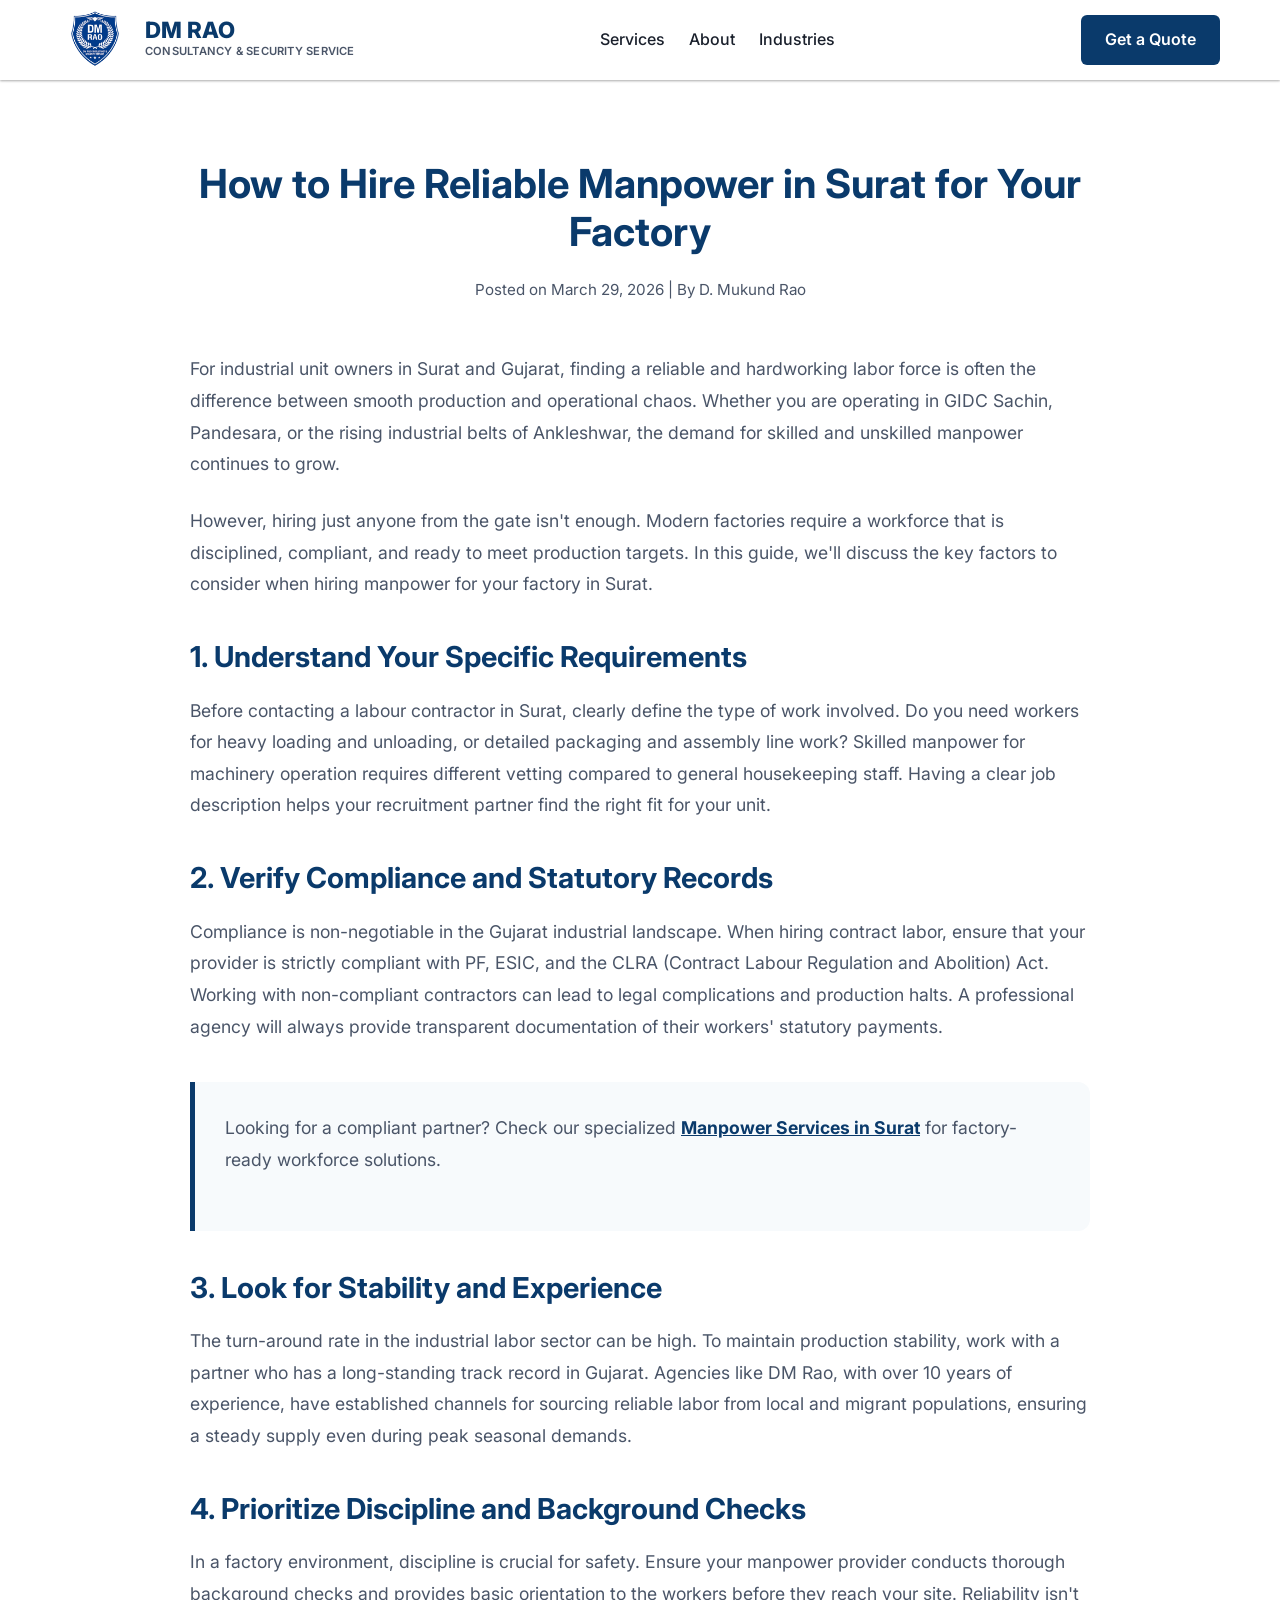
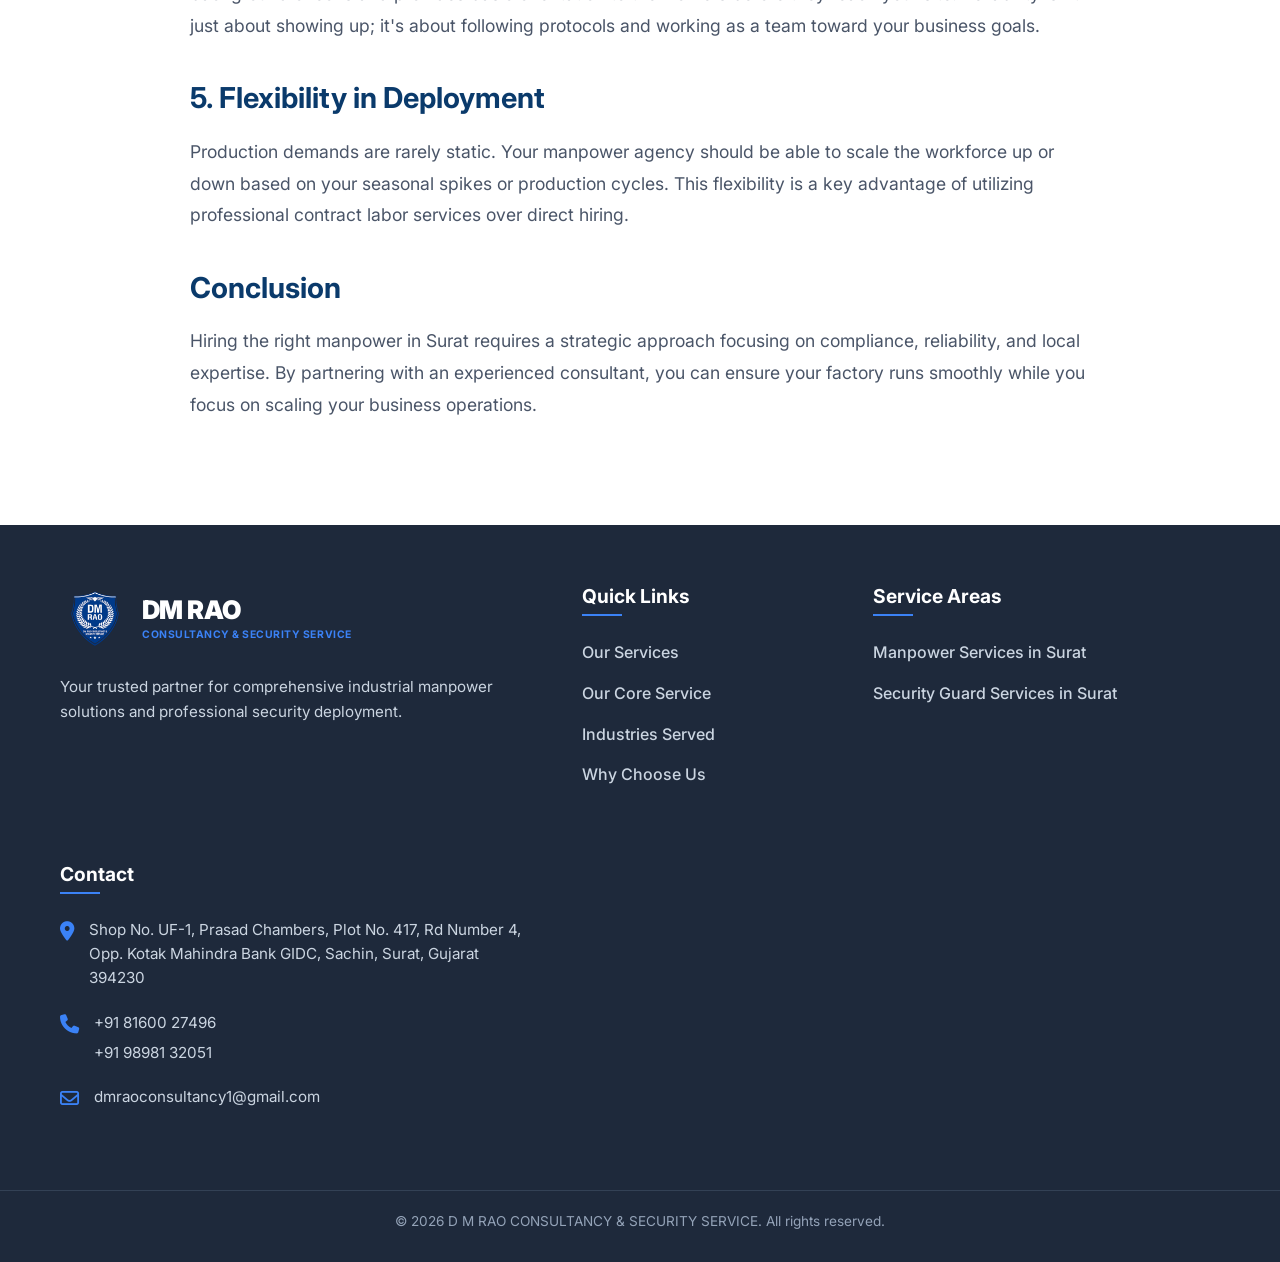
<file: blog/hiring-reliable-manpower-surat.html>
<!DOCTYPE html>
<html lang="en">

<head>
    <meta charset="UTF-8">
    <meta name="viewport" content="width=device-width, initial-scale=1.0">
    <title>Hire Reliable Manpower in Surat Near Me | DM Rao Consultancy Blog</title>
    <meta name="description"
        content="Learn how to hire a reliable workforce and industrial manpower in Surat. DM Rao Consultancy provides tips on picking the best labor contractor near you.">
    <link rel="canonical" href="https://dmraoconsultancy.in/blog/hiring-reliable-manpower-surat.html" />

    <!-- Blog Schema -->
    <script type="application/ld+json">
    {
      "@context": "https://schema.org",
      "@type": "BlogPosting",
      "headline": "Hire Reliable Manpower in Surat Near Me | DM Rao Consultancy Blog",
      "description": "Learn how to hire a reliable workforce and industrial manpower in Surat. DM Rao Consultancy provides tips on picking the best labor contractor near you.",
      "author": {
        "@type": "Person",
        "name": "D. Mukund Rao"
      },
      "publisher": {
        "@type": "Organization",
        "name": "DM Rao Consultancy & Security Service",
        "logo": {
          "@type": "ImageObject",
          "url": "https://dmraoconsultancy.in/assets/companylogo.png"
        }
      },
      "datePublished": "2026-03-29",
      "image": "https://dmraoconsultancy.in/assets/companylogo.png"
    }
    </script>
    <!-- Favicon -->
    <link rel="apple-touch-icon" sizes="180x180" href="../assets/apple-touch-icon.png">
    <link rel="icon" type="image/png" sizes="32x32" href="../assets/favicon-32x32.png">
    <link rel="icon" type="image/png" sizes="16x16" href="../assets/favicon-16x16.png">
    <link rel="manifest" href="../site.webmanifest">
    <link rel="shortcut icon" href="../favicon.ico">
    <!-- Google Fonts -->
    <link rel="preconnect" href="https://fonts.googleapis.com">
    <link rel="preconnect" href="https://fonts.gstatic.com" crossorigin>
    <link href="https://fonts.googleapis.com/css2?family=Inter:wght@400;500;600;700;800&display=swap" rel="stylesheet">
    <!-- FontAwesome -->
    <link rel="stylesheet" href="https://cdnjs.cloudflare.com/ajax/libs/font-awesome/6.4.0/css/all.min.css">
    <link rel="stylesheet" href="../styles.css">
    <style>
        .blog-post-section {
            padding: 80px 0;
            line-height: 1.8;
            max-width: 900px;
            margin: 0 auto;
        }

        .blog-header {
            text-align: center;
            margin-bottom: 50px;
        }

        .blog-header h1 {
            font-size: 2.5rem;
            color: var(--primary-blue);
            margin-bottom: 20px;
        }

        .blog-meta {
            color: var(--medium-grey);
            font-size: 0.95rem;
        }

        .blog-content {
            font-size: 1.1rem;
            color: var(--medium-grey);
        }

        .blog-content h2 {
            font-size: 1.8rem;
            color: var(--primary-blue);
            margin: 40px 0 20px;
        }

        .blog-content p {
            margin-bottom: 25px;
        }

        .blog-content ul {
            margin-bottom: 25px;
            padding-left: 20px;
        }

        .blog-content li {
            margin-bottom: 15px;
        }

        .internal-cta {
            background-color: var(--light-grey);
            padding: 30px;
            border-left: 5px solid var(--primary-blue);
            margin: 40px 0;
            border-radius: 0 12px 12px 0;
        }

        .internal-cta a {
            color: var(--primary-blue);
            font-weight: 700;
            text-decoration: underline;
        }
    </style>
</head>

<body>
    <header class="header">
        <div class="container header-container">
            <div class="logo">
                <a href="../index.html" style="text-decoration: none; display: flex; align-items: center; gap: 15px;">
                    <img src="../assets/companylogo.png" alt="D M RAO Logo" class="logo-img" width="70" height="70">
                    <div class="logo-text-container d-none-mobile">
                        <span class="logo-title">DM RAO</span>
                        <span class="logo-subtitle">CONSULTANCY & SECURITY SERVICE</span>
                    </div>
                </a>
            </div>
            <nav class="desktop-nav">
                <a href="../index.html#services">Services</a>
                <a href="../index.html#about">About</a>
                <a href="../index.html#industries">Industries</a>
            </nav>
            <div class="header-cta">
                <a href="../index.html#contact" class="btn btn-primary">Get a Quote</a>
            </div>
            <button class="mobile-menu-btn" id="mobileMenuBtn" aria-label="Menu">
                <i class="fa-solid fa-bars"></i>
            </button>
        </div>
        <div class="mobile-nav" id="mobileNav">
            <a href="../index.html#services" class="mobile-nav-link">Our Services</a>
            <a href="../index.html#expertise-section" class="mobile-nav-link">Our Core Service</a>
            <a href="../index.html#industries" class="mobile-nav-link">Industries Served</a>
            <a href="../index.html#about" class="mobile-nav-link">Why Choose Us</a>
            <a href="../index.html#contact" class="btn btn-primary mobile-nav-btn">Get a Quote</a>
        </div>
    </header>

    <main>
        <article class="blog-post-section container">
            <header class="blog-header">
                <h1>How to Hire Reliable Manpower in Surat for Your Factory</h1>
                <div class="blog-meta">Posted on March 29, 2026 | By D. Mukund Rao</div>
            </header>

            <div class="blog-content">
                <p>For industrial unit owners in Surat and Gujarat, finding a reliable and hardworking labor force is often the difference between smooth production and operational chaos. Whether you are operating in GIDC Sachin, Pandesara, or the rising industrial belts of Ankleshwar, the demand for skilled and unskilled manpower continues to grow.</p>

                <p>However, hiring just anyone from the gate isn't enough. Modern factories require a workforce that is disciplined, compliant, and ready to meet production targets. In this guide, we'll discuss the key factors to consider when hiring manpower for your factory in Surat.</p>

                <h2>1. Understand Your Specific Requirements</h2>
                <p>Before contacting a labour contractor in Surat, clearly define the type of work involved. Do you need workers for heavy loading and unloading, or detailed packaging and assembly line work? Skilled manpower for machinery operation requires different vetting compared to general housekeeping staff. Having a clear job description helps your recruitment partner find the right fit for your unit.</p>

                <h2>2. Verify Compliance and Statutory Records</h2>
                <p>Compliance is non-negotiable in the Gujarat industrial landscape. When hiring contract labor, ensure that your provider is strictly compliant with PF, ESIC, and the CLRA (Contract Labour Regulation and Abolition) Act. Working with non-compliant contractors can lead to legal complications and production halts. A professional agency will always provide transparent documentation of their workers' statutory payments.</p>

                <div class="internal-cta">
                    <p>Looking for a compliant partner? Check our specialized <a href="../manpower-services-surat.html">Manpower Services in Surat</a> for factory-ready workforce solutions.</p>
                </div>

                <h2>3. Look for Stability and Experience</h2>
                <p>The turn-around rate in the industrial labor sector can be high. To maintain production stability, work with a partner who has a long-standing track record in Gujarat. Agencies like DM Rao, with over 10 years of experience, have established channels for sourcing reliable labor from local and migrant populations, ensuring a steady supply even during peak seasonal demands.</p>

                <h2>4. Prioritize Discipline and Background Checks</h2>
                <p>In a factory environment, discipline is crucial for safety. Ensure your manpower provider conducts thorough background checks and provides basic orientation to the workers before they reach your site. Reliability isn't just about showing up; it's about following protocols and working as a team toward your business goals.</p>

                <h2>5. Flexibility in Deployment</h2>
                <p>Production demands are rarely static. Your manpower agency should be able to scale the workforce up or down based on your seasonal spikes or production cycles. This flexibility is a key advantage of utilizing professional contract labor services over direct hiring.</p>

                <h2>Conclusion</h2>
                <p>Hiring the right manpower in Surat requires a strategic approach focusing on compliance, reliability, and local expertise. By partnering with an experienced consultant, you can ensure your factory runs smoothly while you focus on scaling your business operations.</p>
            </div>
        </article>
    </main>

    <footer class="footer">
        <div class="container footer-grid">
            <div class="footer-info">
                <div class="footer-logo">
                    <img src="../assets/companylogo.png" alt="D M RAO Shield Logo" class="footer-logo-img" loading="lazy" width="70" height="70">
                    <div class="footer-logo-text">
                        <span class="footer-title">DM RAO</span>
                        <span class="footer-subtitle">CONSULTANCY & SECURITY SERVICE</span>
                    </div>
                </div>
                <p class="footer-desc">Your trusted partner for comprehensive industrial manpower solutions and
                    professional security deployment.</p>
            </div>

            <div class="footer-links">
                <h3 class="footer-heading">Quick Links</h3>
                <ul>
                    <li><a href="../index.html#services">Our Services</a></li>
                    <li><a href="../index.html#expertise-section">Our Core Service</a></li>
                    <li><a href="../index.html#industries">Industries Served</a></li>
                    <li><a href="../index.html#why-us">Why Choose Us</a></li>
                </ul>
            </div>

            <div class="footer-links">
                <h3 class="footer-heading">Service Areas</h3>
                <ul>
                    <li><a href="../manpower-services-surat.html">Manpower Services in Surat</a></li>
                    <li><a href="../security-guard-services-surat.html">Security Guard Services in Surat</a></li>
                </ul>
            </div>

            <div class="footer-contact">
                <h3 class="footer-heading">Contact</h3>
                <ul class="contact-info">
                    <li>
                        <i class="fa-solid fa-location-dot contact-icon"></i>
                        <a href="https://www.google.com/maps/search/?api=1&query=Prasad+Chambers,+Gidc+Industrial+Estate414/1,+417,+Rd+Number+4,+Opp.+Surat+People's+Bank,+GIDC,+Sachin,+Surat,+Gujarat+394230" target="_blank" style="color: inherit; text-decoration: none;">
                            <span>Shop No. UF-1, Prasad Chambers, Plot No. 417, Rd Number 4, Opp. Kotak Mahindra Bank GIDC, Sachin, Surat, Gujarat 394230</span>
                        </a>
                    </li>
                    <li>
                        <i class="fa-solid fa-phone contact-icon"></i>
                        <div class="phone-numbers">
                            <a href="tel:+918160027496">+91 81600 27496</a>
                            <a href="tel:+919898132051">+91 98981 32051</a>
                        </div>
                    </li>
                    <li>
                        <i class="fa-regular fa-envelope contact-icon"></i>
                        <a href="mailto:dmraoconsultancy1@gmail.com">dmraoconsultancy1@gmail.com</a>
                    </li>
                </ul>
            </div>
        </div>
        <div class="footer-bottom">
            <p>&copy; 2026 D M RAO CONSULTANCY & SECURITY SERVICE. All rights reserved.</p>
        </div>
    </footer>

    <script src="../script.js" defer></script>
</body>

</html>
</file>
<file: styles.css>
/* =========================================
   VARIABLES & RESET
========================================= */
:root {
    --primary-blue: #0A3A6B;
    /* Deep professional blue */
    --secondary-blue: #1A5FA1;
    --dark-grey: #1A202C;
    --medium-grey: #4A5568;
    --light-grey: #F7FAFC;
    --border-color: #E2E8F0;
    --white: #FFFFFF;
    --whatsapp-green: #25D366;
    --error-red: #E53E3E;
    --success-green: #38A169;

    --font-main: 'Inter', sans-serif;

    --shadow-sm: 0 1px 3px rgba(0, 0, 0, 0.12), 0 1px 2px rgba(0, 0, 0, 0.24);
    --shadow-md: 0 4px 6px rgba(0, 0, 0, 0.1);
    --shadow-lg: 0 10px 15px -3px rgba(0, 0, 0, 0.1);
}

* {
    margin: 0;
    padding: 0;
    box-sizing: border-box;
}

html {
    scroll-behavior: smooth;
    font-size: 16px;
}

body {
    font-family: var(--font-main);
    color: var(--dark-grey);
    line-height: 1.6;
    background-color: var(--white);
    -webkit-font-smoothing: antialiased;
}

img {
    max-width: 100%;
    height: auto;
    display: block;
}

a {
    text-decoration: none;
    color: var(--primary-blue);
    transition: all 0.2s ease;
}

ul {
    list-style: none;
}

/* =========================================
   UTILITIES
========================================= */
.container {
    width: 100%;
    max-width: 1200px;
    margin: 0 auto;
    padding: 0 20px;
}

.bg-light {
    background-color: var(--light-grey);
}

.text-center {
    text-align: center;
}

.text-primary {
    color: var(--primary-blue);
}

.mb-2 {
    margin-bottom: 0.5rem;
}

.mb-3 {
    margin-bottom: 1rem;
}

.mb-4 {
    margin-bottom: 1.5rem;
}

.mt-2 {
    margin-top: 0.5rem;
}

.mt-4 {
    margin-top: 1.5rem;
}

.d-none {
    display: none !important;
}

/* Typography */
h1,
h2,
h3,
h4,
h5,
h6 {
    line-height: 1.2;
    margin-bottom: 1rem;
    font-weight: 700;
}

.section-title {
    font-size: 2rem;
    color: var(--primary-blue);
    margin-bottom: 0.5rem;
}

.section-subtitle {
    color: var(--medium-grey);
    font-size: 1.1rem;
    margin-bottom: 2rem;
}

/* Buttons */
/* --- Animations --- */
.animate-up {
    opacity: 0;
    transform: translateY(30px);
    transition: all 0.8s cubic-bezier(0.2, 0.8, 0.2, 1);
}

.animate-up.visible {
    opacity: 1;
    transform: translateY(0);
}

.delay-1 { transition-delay: 0.15s; }
.delay-2 { transition-delay: 0.3s; }
.delay-3 { transition-delay: 0.45s; }

.btn {
    display: inline-flex;
    align-items: center;
    justify-content: center;
    padding: 12px 24px;
    border-radius: 6px;
    font-weight: 600;
    font-size: 1rem;
    cursor: pointer;
    border: none;
    gap: 8px;
    text-align: center;
}

.btn-primary {
    background-color: var(--primary-blue);
    color: var(--white);
}

.btn-primary:hover {
    background-color: var(--secondary-blue);
    color: var(--white);
}

.btn-secondary {
    background-color: var(--white);
    color: var(--primary-blue);
    border: 2px solid var(--primary-blue);
}

.btn-secondary:hover {
    background-color: var(--light-grey);
}

.btn-whatsapp {
    background-color: var(--whatsapp-green);
    color: var(--white);
}

.btn-whatsapp:hover {
    background-color: #20BA5A;
    color: var(--white);
}

.btn-large {
    padding: 14px 28px;
    font-size: 1.1rem;
}

.btn-middle {
    padding: 10px 25px;
    font-size: 1.05rem;
}

.btn-full {
    width: 100%;
}

/* =========================================
   HEADER & NAVIGATION
========================================= */
.header {
    background-color: var(--white);
    box-shadow: var(--shadow-sm);
    position: sticky;
    top: 0;
    z-index: 1000;
}

.header-container {
    display: flex;
    justify-content: space-between;
    align-items: center;
    height: 80px;
}

.logo {
    display: flex;
    align-items: center;
    gap: 8px;
    text-decoration: none;
}

.logo-img {
    height: 70px;
    object-fit: contain;
}

.logo-text-container {
    display: flex;
    flex-direction: column;
}

.logo-title {
    font-weight: 800;
    font-size: 1.4rem;
    color: var(--primary-blue);
    line-height: 1;
}

.logo-subtitle {
    font-weight: 600;
    font-size: 0.7rem;
    color: var(--medium-grey);
    text-transform: uppercase;
    letter-spacing: 0.02em;
    margin-top: 2px;
}

.desktop-nav {
    display: none;
    gap: 24px;
}

.desktop-nav a {
    color: var(--dark-grey);
    font-weight: 500;
}

.desktop-nav a:hover {
    color: var(--primary-blue);
}

.header-cta {
    display: none;
}

.mobile-menu-btn {
    background: none;
    border: none;
    font-size: 1.5rem;
    color: var(--primary-blue);
    cursor: pointer;
}

/* Mobile Nav */
.mobile-nav {
    display: none;
    flex-direction: column;
    background-color: var(--white);
    border-top: 1px solid var(--border-color);
    padding: 20px;
    gap: 16px;
    position: absolute;
    top: 80px;
    left: 0;
    width: 100%;
    box-shadow: var(--shadow-md);
}

.mobile-nav a.mobile-nav-link {
    font-size: 1.1rem;
    font-weight: 500;
    color: var(--dark-grey);
    padding: 10px 0;
    border-bottom: 1px solid var(--border-color);
}

/* =========================================
   HERO SECTION
========================================= */
.hero {
    position: relative;
    background-color: #1a202c;
    background-image: linear-gradient(rgba(10, 58, 107, 0.90), rgba(26, 32, 44, 0.75)), url('assets/industrial_cinematic_hero.png');
    background-size: cover;
    background-position: center;
    padding: 80px 0 30px;
    /* Reduced bottom padding */
    color: var(--white);
    text-align: center;
}

.hero-content {
    position: relative;
    z-index: 2;
}

.hero h1 {
    font-size: 2.2rem;
    margin-bottom: 1.5rem;
    line-height: 1.2;
}

.hero .subheadline {
    font-size: 1.2rem;
    margin-bottom: 1.5rem;
    opacity: 0.9;
}

.service-line {
    font-size: 0.9rem;
    margin-bottom: 2rem;
    color: #A0AEC0;
}

.trust-badges-hero {
    display: flex;
    flex-direction: column;
    gap: 12px;
    margin-bottom: 2.5rem;
}

.trust-badges-hero span {
    background-color: rgba(255, 255, 255, 0.1);
    padding: 8px 16px;
    border-radius: 20px;
    font-size: 0.9rem;
    font-weight: 500;
    display: inline-flex;
    align-items: center;
    justify-content: center;
    gap: 8px;
    border: 1px solid rgba(255, 255, 255, 0.2);
}

.hero-buttons {
    display: flex;
    flex-direction: column;
    gap: 16px;
}

/* =========================================
   SECTIONS GENERAL
========================================= */
section {
    padding: 25px 0;
    /* Increased from 5px to give breathable feel */
}

/* =========================================
   STATS SECTION
========================================= */
.stats-grid {
    display: flex;
    overflow-x: auto;
    gap: 12px;
    /* Reduced gap */
    padding: 10px 15px 20px;
    /* Added side padding for better scroll feel */
    -webkit-overflow-scrolling: touch;
    scroll-snap-type: x mandatory;
    scrollbar-width: none;
}

.stats-grid::-webkit-scrollbar {
    display: none;
}

.stat-card {
    flex: 0 0 calc(28% - 4px);
    /* Show ~3.5 cards */
    scroll-snap-align: start;
    background: transparent;
    padding: 5px;
    border: none;
    box-shadow: none;
    text-align: center;
    position: relative;
    display: flex;
    flex-direction: column;
    align-items: center;
}

.stat-icon {
    font-size: 2rem;
    color: #3182ce;
    margin-bottom: 10px;
    background: #ebf8ff;
    width: 64px;
    height: 64px;
    display: flex;
    align-items: center;
    justify-content: center;
    border-radius: 50%;
}

.stat-number {
    font-size: 1.1rem;
    font-weight: 800;
    color: var(--dark-grey);
    margin-bottom: 2px;
    line-height: 1;
}

.stat-text {
    font-size: 0.55rem;
    font-weight: 700;
    color: var(--medium-grey);
    text-transform: uppercase;
    letter-spacing: 0.01em;
    line-height: 1.1;
}

/* =========================================
   CLIENTS SECTION
========================================= */
.marquee-wrapper {
    width: 100%;
    overflow: hidden;
    position: relative;
    padding: 20px 0;
    margin-top: 20px;
}

.marquee {
    display: flex;
    flex-wrap: nowrap;
    align-items: center;
    gap: 30px;
    width: max-content;
    animation: marquee-left-to-right 20s linear infinite;
}

@keyframes marquee-left-to-right {
    from {
        transform: translateX(-50%);
    }

    to {
        transform: translateX(0);
    }
}

.client-logo-img {
    max-height: 75px;
    max-width: 180px;
    object-fit: contain;
    /* Removed grayscale to keep them in color from start */
    transition: all 0.3s ease;
}

.client-logo-img:hover {
    transform: scale(1.1);
}

/* =========================================
   SERVICES SECTION
========================================= */
.services-grid {
    display: grid;
    grid-template-columns: 1fr;
    gap: 24px;
    margin-top: 30px;
}

.service-card {
    background: var(--white);
    padding: 30px 24px;
    border-radius: 8px;
    box-shadow: var(--shadow-md);
    border-top: 4px solid var(--primary-blue);
    transition: transform 0.3s ease, box-shadow 0.3s ease, background-color 0.2s ease;
    position: relative;
}

.service-card:hover {
    transform: translateY(-5px);
    box-shadow: var(--shadow-lg);
}

@media (max-width: 768px) {
    .service-card:active {
        background-color: #f0f4f8;
        transform: translateY(-2px);
    }
}

.card-header {
    display: flex;
    align-items: center;
    justify-content: space-between;
    margin-bottom: 16px;
}

.card-header-left {
    display: flex;
    align-items: center;
    gap: 16px;
    flex: 1;
}

.service-title-wrapper {
    display: flex;
    flex-direction: column;
}

.service-click-hint {
    font-size: 0.85rem;
    color: var(--secondary-blue);
    font-weight: 500;
    margin-top: 2px;
}

.service-arrow {
    display: flex;
    align-items: center;
    justify-content: center;
    width: 32px;
    height: 32px;
    border-radius: 50%;
    background-color: var(--light-grey);
    color: var(--primary-blue);
    font-size: 0.9rem;
    transition: transform 0.3s ease, background-color 0.3s ease, color 0.3s ease;
    flex-shrink: 0;
    margin-left: 10px;
}

.service-card:hover .service-arrow {
    background-color: var(--primary-blue);
    color: var(--white);
    transform: translateX(4px);
}

.service-icon {
    font-size: 2.2rem;
    color: var(--primary-blue);
    flex-shrink: 0;
}

.service-card h3 {
    font-size: 1.4rem;
    margin-bottom: 0;
    color: var(--dark-grey);
}

.service-list li {
    margin-bottom: 12px;
    display: flex;
    align-items: flex-start;
    gap: 12px;
    font-size: 1rem;
}

.service-list i {
    margin-top: 5px;
}

/* =========================================
   EXPERTISE SECTION
========================================= */
.expertise-grid {
    display: grid;
    grid-template-columns: 1fr;
    gap: 24px;
    margin-top: 30px;
}

@media (min-width: 768px) {
    .expertise-grid {
        grid-template-columns: 1fr 1fr;
    }
}

@media (min-width: 1024px) {
    .expertise-grid {
        grid-template-columns: 1fr 1fr 1fr;
    }
}

.expertise-card {
    background: var(--white);
    padding: 24px;
    border-radius: 8px;
    text-align: center;
    border: 1px solid var(--border-color);
    box-shadow: var(--shadow-sm);
}

.expertise-icon {
    font-size: 2rem;
    color: var(--primary-blue);
    margin-bottom: 16px;
    background: var(--light-grey);
    width: 60px;
    height: 60px;
    line-height: 60px;
    border-radius: 50%;
    margin: 0 auto 16px;
}

.expertise-card h4 {
    margin-bottom: 8px;
    font-size: 1.2rem;
}

.small-text {
    font-size: 0.9rem;
    color: var(--medium-grey);
}

/* =========================================
   ABOUT (WHY CHOOSE US)
========================================= */
/* =========================================
   MODERN ABOUT SECTION (WHY INDUSTRIES TRUST)
========================================= */
.about-section-modern {
    background-color: var(--primary-blue); /* Updated color as requested */
    padding: 100px 0;
    color: var(--white);
    overflow: hidden;
}

.about-section-modern .section-title {
    color: var(--white) !important; /* Ensure title is white */
}

.about-grid-modern {
    display: grid;
    grid-template-columns: 1fr;
    gap: 60px;
    align-items: flex-start;
}

@media (min-width: 1024px) {
    .about-grid-modern {
        grid-template-columns: 0.9fr 1.1fr;
    }
}

.about-left-pane {
    display: flex;
    flex-direction: column;
    gap: 25px;
}

.about-intro-text p {
    font-size: 1.1rem;
    line-height: 1.7;
    color: rgba(255, 255, 255, 0.9);
    margin-bottom: 20px;
}

.about-image-container {
    margin-top: 20px;
    position: relative;
    padding-bottom: 20px; /* Space for the badge overlap */
}

.slideshow {
    width: 100%;
    aspect-ratio: 4 / 3;
    border-radius: 20px;
    overflow: hidden;
    box-shadow: 0 20px 40px rgba(0, 0, 0, 0.4);
    border: 1px solid rgba(255, 255, 255, 0.1);
    position: relative;
    background-color: #000;
}

.about-display-img {
    width: 100%;
    height: 100%;
    object-fit: cover;
    position: absolute;
    top: 0;
    left: 0;
    opacity: 0;
    display: block; /* Ensure it's not hidden by default display:none but by opacity */
    transition: opacity 1s ease-in-out, transform 0.5s ease;
}

.about-display-img.active {
    opacity: 1;
}

.about-display-img:hover {
    transform: scale(1.03);
}

/* Trust Badge */
.trust-badge {
    position: absolute;
    bottom: -10px;
    right: -10px;
    width: 85px;  /* Reduced 50% */
    height: 85px; /* Reduced 50% */
    background-color: #0c121d; /* Deep dark navy */
    border-radius: 50%;
    display: flex;
    align-items: center;
    justify-content: center;
    border: 4px solid #fff; /* Slightly thinner border */
    box-shadow: 0 10px 25px rgba(0, 0, 0, 0.4);
    z-index: 20;
    text-align: center;
}

.trust-badge-content {
    display: flex;
    flex-direction: column;
    align-items: center;
    line-height: 1;
}

.trust-number {
    font-size: 1.9rem; /* Reduced 50% */
    font-weight: 800;
    color: #2b6cb0; /* Vibrant blue */
    margin-bottom: 2px;
}

.trust-text {
    font-size: 0.45rem; /* Reduced 50% */
    font-weight: 800;
    color: #fff;
    letter-spacing: 0.5px;
    text-transform: uppercase;
}

@media (max-width: 767px) {
    .trust-badge {
        width: 70px;  /* Proportional reduction */
        height: 70px;
        right: 0px;
        bottom: 0px;
    }
    .trust-number {
        font-size: 1.5rem;
    }
    .trust-text {
        font-size: 0.4rem;
    }
}

/* Right Pane - Feature Cards */
.features-stack {
    display: flex;
    flex-direction: column;
    gap: 20px;
}

.feature-item {
    background: rgba(255, 255, 255, 0.08); /* Translucent white for blue background */
    border: 1px solid rgba(255, 255, 255, 0.1);
    padding: 24px;
    border-radius: 16px;
    display: flex;
    gap: 20px;
    transition: all 0.3s cubic-bezier(0.4, 0, 0.2, 1);
}

.feature-item:hover {
    background: rgba(30, 41, 59, 1);
    transform: translateX(10px);
    border-color: var(--secondary-blue);
}

.feature-icon-box {
    font-size: 1.6rem;
    color: var(--secondary-blue);
    /* Professional blue theme */
    min-width: 32px;
}

.feature-text-box h4 {
    font-size: 1.25rem;
    margin-bottom: 8px;
    color: var(--white);
    font-weight: 700;
}

.feature-text-box p {
    font-size: 1rem;
    color: rgba(255, 255, 255, 0.8);
    line-height: 1.6;
}

/* Mobile Adjustments */
@media (max-width: 767px) {
    .about-section-modern {
        padding: 60px 0;
    }

    .no-center-mobile {
        text-align: left !important;
    }

    .feature-item {
        padding: 20px;
        gap: 15px;
    }

    .feature-item:hover {
        transform: none;
        /* Disable shift on mobile touch */
    }

    .feature-text-box h4 {
        font-size: 1.05rem; /* Decreased as requested */
    }

    .feature-text-box p {
        font-size: 0.9rem; /* Decreased as requested */
    }

    .client-logo-img {
        max-height: 60px; /* Reduced 20% from 75px */
        max-width: 144px; /* Reduced 20% from 180px */
    }
}

/* =========================================
   INDUSTRIES SECTION
========================================= */
.industries-grid {
    display: grid;
    grid-template-columns: 1fr 1fr;
    gap: 16px;
}

.industry-card {
    background: var(--light-grey);
    padding: 20px 10px;
    border-radius: 8px;
    text-align: center;
    font-size: 0.95rem;
    font-weight: 600;
    border: 1px solid var(--border-color);
    display: flex;
    flex-direction: column;
    align-items: center;
    gap: 10px;
    color: var(--dark-grey);
}

.industry-card i {
    font-size: 1.5rem;
    color: var(--primary-blue);
    margin-bottom: 8px;
}

/* Testimonials Slider */
.testimonials-section {
    padding: 80px 0;
    overflow: hidden;
}

.testimonials-slider-container {
    position: relative;
    max-width: 1200px;
    margin: 40px auto 0;
    padding: 0;
    /* No padding on mobile to show full slide width */
}

@media (min-width: 768px) {
    .testimonials-slider-container {
        padding: 0 50px;
    }
}

.testimonials-wrapper {
    overflow: hidden;
    position: relative;
    transition: min-height 0.4s ease;
}

@media (max-width: 767px) {
    .testimonials-wrapper {
        overflow: visible;
        min-height: 380px;
        max-width: 95%; /* Widened as requested */
        margin: 0 auto;
    }

    .testimonials-track {
        display: grid !important;
        grid-template: 1fr / 1fr;
        align-items: stretch;
        transform: none !important;
        position: relative;
    }
}

.testimonials-track {
    display: flex;
    transition: transform 0.6s cubic-bezier(0.4, 0, 0.2, 1);
}

.testimonial-card {
    flex: 0 0 100%;
    padding: 10px;
    box-sizing: border-box;
    display: flex;
    flex-direction: column;
    min-height: 280px;
    transition: all 0.6s cubic-bezier(0.4, 0, 0.2, 1);
}

@media (max-width: 767px) {
    .testimonial-card {
        grid-area: 1 / 1;
        position: relative !important;
        width: 100%;
        height: 100%;
        opacity: 0;
        visibility: hidden;
    }

    .testimonial-card.active {
        opacity: 1;
        visibility: visible;
        transform: translateX(0) scale(1);
        z-index: 5;
    }

    .testimonial-card.next {
        opacity: 0.6;
        visibility: visible;
        transform: translateX(25px) scale(0.95);
        z-index: 4;
    }

    .testimonial-card.next-next {
        opacity: 0.3;
        visibility: visible;
        transform: translateX(50px) scale(0.9);
        z-index: 3;
    }

    .testimonial-card.prev {
        opacity: 0;
        visibility: hidden;
        transform: translateX(-100%);
        z-index: 1;
    }
}

.testimonial-content {
    background: var(--white);
    padding: 35px 25px;
    border-radius: 12px;
    box-shadow: var(--shadow-md);
    border-top: 5px solid var(--primary-blue);
    display: flex;
    flex-direction: column;
    height: 100%;
    text-align: left;
}

.rating {
    color: #ffc107;
    margin-bottom: 15px;
    font-size: 1.1rem;
    display: flex;
    gap: 4px;
}

.testimonial-text {
    font-style: italic;
    color: var(--dark-grey);
    line-height: 1.8;
    /* Increased for readability */
    margin-bottom: 30px;
    /* Increased for "bit wise" spacing */
    font-size: 1.05rem;
    flex-grow: 1;
}

.testimonial-author {
    border-top: 1px solid #edf2f7;
    padding-top: 15px;
}

.testimonial-author strong {
    display: block;
    color: var(--primary-blue);
    font-size: 1.1rem;
    margin-bottom: 4px;
}

.testimonial-author span {
    color: var(--medium-grey);
    font-size: 0.9rem;
    font-weight: 500;
}

/* Slider Controls */
.slider-btn {
    position: absolute;
    top: 50%;
    transform: translateY(-50%);
    background: var(--white);
    border: none;
    width: 45px;
    height: 45px;
    border-radius: 50%;
    box-shadow: var(--shadow-lg);
    cursor: pointer;
    z-index: 10;
    color: var(--primary-blue);
    transition: all 0.3s ease;
    display: none;
    /* Hidden on mobile */
    align-items: center;
    justify-content: center;
    font-size: 1.2rem;
}

@media (min-width: 768px) {
    .slider-btn {
        display: flex;
        /* Shown on desktop */
    }
}

.slider-btn:hover {
    background: var(--primary-blue);
    color: var(--white);
    transform: translateY(-50%) scale(1.1);
}

.prev-btn {
    left: 0;
}

.next-btn {
    right: 0;
}

.slider-dots {
    display: flex;
    justify-content: center;
    gap: 12px;
    margin-top: 40px;
}

.dot {
    width: 10px;
    height: 10px;
    border-radius: 50%;
    background: #cbd5e0;
    cursor: pointer;
    transition: all 0.3s ease;
}

.dot.active {
    background: var(--primary-blue);
    width: 28px;
    border-radius: 10px;
}

/* =========================================
   SEO SECTION
========================================= */
.seo-section {
    background-color: var(--primary-blue);
    color: var(--white);
    padding: 40px 0;
}

.seo-card h2 {
    color: var(--white);
    font-size: 1.5rem;
}

/* =========================================
   CONTACT SECTION
========================================= */
.contact-form-wrapper {
    max-width: 750px;
    margin: 0 auto;
}

.form-row {
    display: grid;
    grid-template-columns: 1fr;
    gap: 0;
}

@media (min-width: 640px) {
    .form-row {
        grid-template-columns: 1fr 1fr;
        gap: 20px;
    }
}

.contact-item {
    display: flex;
    align-items: center;
    gap: 12px;
    margin-bottom: 16px;
    font-size: 1.1rem;
    font-weight: 500;
}

.contact-item i {
    color: var(--primary-blue);
    font-size: 1.2rem;
}

.contact-form-container {
    background: var(--white);
    padding: 30px 20px;
    border-radius: 8px;
    box-shadow: var(--shadow-lg);
    border: 1px solid var(--border-color);
}

.form-group {
    margin-bottom: 20px;
}

.form-group label {
    display: block;
    margin-bottom: 8px;
    font-weight: 600;
    color: var(--dark-grey);
}

.form-group input,
.form-group select,
.form-group textarea {
    width: 100%;
    padding: 16px;
    /* Increased from 14px */
    border: 1px solid var(--border-color);
    border-radius: 8px;
    font-family: inherit;
    font-size: 1.2rem;
    /* Increased from 1.1rem */
    background-color: #f7fafc;
    transition: all 0.2s;
    color: var(--dark-grey);
}

.form-group select {
    cursor: pointer;
    font-size: 1.2rem;
    /* Increased size */
    padding: 16px 48px 16px 16px;
    /* Increased padding */
    background-image: url("data:image/svg+xml,%3Csvg xmlns='http://www.w3.org/2000/svg' fill='none' viewBox='0 0 24 24' stroke='%234a5568'%3E%3Cpath stroke-linecap='round' stroke-linejoin='round' stroke-width='2' d='M19 9l-7 7-7-7'%3E%3C/path%3E%3C/svg%3E");
    background-repeat: no-repeat;
    background-position: right 1.2rem center;
    background-size: 1.4em;
    appearance: none;
}

.form-group input:focus,
.form-group select:focus,
.form-group textarea:focus {
    outline: none;
    border-color: var(--primary-blue);
    background-color: var(--white);
}

.submit-btn {
    position: relative;
}

.spinner {
    width: 20px;
    height: 20px;
    border: 3px solid rgba(255, 255, 255, 0.3);
    border-radius: 50%;
    border-top-color: var(--white);
    animation: spin 1s ease-in-out infinite;
    position: absolute;
}

@keyframes spin {
    to {
        transform: rotate(360deg);
    }
}

.form-message {
    padding: 12px;
    border-radius: 6px;
    font-weight: 500;
    text-align: center;
}

.form-message.success {
    background-color: #C6F6D5;
    color: #22543D;
    border: 1px solid #9AE6B4;
}

.form-message.error {
    background-color: #FED7D7;
    color: #822727;
    border: 1px solid #FEB2B2;
}

/* =========================================
   FOOTER & STICKY BAR
========================================= */
.footer {
    background-color: #1e293b;
    /* Dark slate */
    color: #f8fafc;
    padding: 60px 0 30px;
    font-family: inherit;
}

.footer-grid {
    display: grid;
    grid-template-columns: 1fr;
    gap: 40px;
}

.footer-info .footer-logo {
    display: flex;
    align-items: center;
    gap: 12px;
    margin-bottom: 20px;
}

.footer-logo-img {
    height: 70px;
}

.footer-logo-text {
    display: flex;
    flex-direction: column;
    justify-content: center;
}

.footer-title {
    font-size: 1.6rem;
    font-weight: 900;
    color: #ffffff;
    line-height: 1;
    letter-spacing: -0.02em;
}

.footer-subtitle {
    font-size: 0.65rem;
    font-weight: 700;
    color: #3b82f6;
    /* Blue subtitle */
    letter-spacing: 0.05em;
    margin-top: 4px;
    text-transform: uppercase;
}

.footer-desc {
    color: #cbd5e1;
    /* Lighter slate */
    line-height: 1.6;
    font-size: 0.95rem;
}

.footer-heading {
    color: #ffffff;
    font-size: 1.2rem;
    font-weight: 700;
    margin-bottom: 24px;
    position: relative;
    padding-bottom: 8px;
}

.footer-heading::after {
    content: '';
    position: absolute;
    left: 0;
    bottom: 0;
    height: 2px;
    width: 40px;
    background-color: #3b82f6;
    /* Blue underline */
}

.footer-links ul,
.contact-info {
    list-style: none;
    padding: 0;
    margin: 0;
}

.footer-links li {
    margin-bottom: 15px;
}

.footer-links a {
    color: #cbd5e1;
    text-decoration: none;
    transition: color 0.3s ease;
    font-weight: 500;
}

.footer-links a:hover {
    color: #3b82f6;
}

.contact-info li {
    display: flex;
    align-items: flex-start;
    gap: 15px;
    margin-bottom: 20px;
    color: #cbd5e1;
    font-size: 0.95rem;
    line-height: 1.6;
}

.contact-icon {
    color: #3b82f6;
    font-size: 1.2rem;
    margin-top: 4px;
}

.phone-numbers {
    display: flex;
    flex-direction: column;
    gap: 6px;
}

.phone-numbers a,
.contact-info a {
    color: #cbd5e1;
    text-decoration: none;
    transition: color 0.3s ease;
}

.phone-numbers a:hover,
.contact-info a:hover {
    color: #3b82f6;
}

.footer-bottom {
    margin-top: 60px;
    padding-top: 20px;
    border-top: 1px solid #334155;
    text-align: center;
    color: #94a3b8;
    font-size: 0.85rem;
}

/* Floating Actions */
.floating-btn {
    position: fixed;
    right: 20px;
    width: 60px; /* Reduced 20% from 55px */
    height: 60px; /* Reduced 20% from 55px */
    border-radius: 50%;
    display: flex;
    align-items: center;
    justify-content: center;
    font-size: 1.8rem; /* Reduced from 1.8rem */
    color: #fff;
    box-shadow: 0 4px 12px rgba(0, 0, 0, 0.15);
    z-index: 999;
    transition: transform 0.3s ease, box-shadow 0.3s ease;
}

.floating-btn:hover {
    transform: translateY(-5px);
    box-shadow: 0 6px 16px rgba(0, 0, 0, 0.2);
}

.whatsapp-float {
    bottom: 20px;
    background-color: #25D366;
}

.call-float {
    bottom: 110px; /* Reduced gap from 90px to maintain proportion */
    background-color: #0f172a;
}

.pb-mobile {
    padding-bottom: 100px;
    /* Space for sticky bar */
}

.mobile-cta-bar {
    position: fixed;
    bottom: 0;
    left: 0;
    width: 100%;
    background-color: var(--white);
    box-shadow: 0 -2px 10px rgba(0, 0, 0, 0.1);
    display: flex;
    z-index: 1000;
}

.cta-item {
    flex: 1;
    display: flex;
    flex-direction: column;
    align-items: center;
    justify-content: center;
    padding: 10px 0; /* Reduced as requested */
    font-size: 0.75rem; /* Reduced as requested */
    font-weight: 600;
    color: var(--dark-grey);
    border-right: 1px solid var(--border-color);
}

.cta-item:last-child {
    border-right: none;
}

.cta-item i {
    font-size: 1rem; /* Reduced as requested */
    margin-bottom: 2px;
}

.call-cta i {
    color: var(--primary-blue);
}

.whatsapp-cta i {
    color: var(--whatsapp-green);
}

.quote-cta i {
    color: #DD6B20;
}

/* =========================================
   DESKTOP MEDIA QUERIES (Min-Width: 768px)
========================================= */
@media (min-width: 768px) {
    .section-title {
        font-size: 2.5rem;
    }

    .desktop-nav {
        display: flex;
    }

    .header-cta {
        display: block;
    }

    .mobile-menu-btn {
        display: none;
    }

    .mobile-nav {
        display: none !important;
    }

    .d-none-mobile {
        display: flex;
    }

    .hero {
        padding: 120px 0 100px;
    }

    .hero h1 {
        font-size: 3.5rem;
    }

    .hero .subheadline {
        font-size: 1.3rem;
    }

    .trust-badges-hero {
        flex-direction: row;
        justify-content: center;
        flex-wrap: wrap;
    }

    .hero-buttons {
        flex-direction: row;
        justify-content: center;
    }

    .stats-grid {
        display: grid;
        grid-template-columns: repeat(5, 1fr);
        overflow-x: visible;
        gap: 20px;
        padding: 0;
    }

    .stat-card {
        flex: auto;
    }

    .stat-icon {
        width: 55px;
        height: 55px;
        font-size: 1.6rem;
        margin-bottom: 15px;
    }

    .stat-number {
        font-size: 2.2rem;
        margin-bottom: 8px;
    }

    .stat-text {
        font-size: 0.9rem;
        letter-spacing: 0.05em;
    }

    .clients-flex {
        flex-direction: row;
        justify-content: center;
        gap: 50px;
        margin-top: 50px;
    }

    .client-logo-img {
        max-height: 90px;
        max-width: 200px;
    }

    .services-grid {
        grid-template-columns: 1fr 1fr;
    }

    .expertise-grid {
        grid-template-columns: repeat(3, 1fr);
    }

    .contact-grid {
        grid-template-columns: 1fr 1fr;
        gap: 60px;
    }

    .footer-grid {
        grid-template-columns: 2fr 1fr 1.5fr;
        gap: 60px;
    }

    .about-grid {
        grid-template-columns: 1fr 1.5fr;
        align-items: center;
    }

    .industries-grid {
        grid-template-columns: repeat(4, 1fr);
    }

    .testimonial-card {
        flex: 0 0 33.333%;
    }

    .contact-form-wrapper {
        max-width: 850px;
    }

    .contact-buttons-vertical {
        display: flex;
        gap: 16px;
    }

    .contact-buttons-vertical .btn-full {
        width: auto;
    }

    .mobile-cta-bar {
        display: none;
    }

    .call-float {
        display: none; /* Hidden on desktop, only visible in phone view */
    }

    .pb-mobile {
        padding-bottom: 40px;
    }
}

/* -------------------------------------------------------------------------- */
/* 22. LEADERSHIP SECTION
/* -------------------------------------------------------------------------- */
.leadership-section {
    padding: 60px 0 40px;
    background-color: #f8fafc;
}

.leadership-header {
    text-align: center;
    margin-bottom: 30px;
}

.leadership-subtitle {
    display: block;
    color: var(--primary-blue);
    font-weight: 700;
    letter-spacing: 0.1em;
    font-size: 0.9rem;
    margin-bottom: 15px;
    text-transform: uppercase;
}

.leadership-title {
    font-size: 3.5rem;
    color: #1e293b;
    font-weight: 800;
}

.director-card {
    background: #ffffff;
    border-radius: 20px;
    padding: 40px 30px;
    box-shadow: 0 20px 40px rgba(0, 0, 0, 0.05);
    max-width: 900px;
    margin: 0 auto;
    text-align: center;
}

.director-img-container {
    width: 180px;
    height: 180px;
    margin: 0 auto 30px;
    border-radius: 50%;
    overflow: hidden;
    border: 5px solid #ffffff;
    box-shadow: 0 10px 25px rgba(0, 0, 0, 0.1);
}

.director-img {
    width: 100%;
    height: 100%;
    object-fit: cover;
}

.director-name {
    font-size: 2.5rem;
    color: #1e293b;
    margin-bottom: 10px;
    font-weight: 700;
}

.director-title {
    display: block;
    color: var(--primary-blue);
    font-weight: 600;
    letter-spacing: 0.05em;
    font-size: 1rem;
    margin-bottom: 25px;
    text-transform: uppercase;
}

.director-bio {
    max-width: 750px;
    margin: 0 auto;
}

.director-bio p {
    font-size: 1.15rem;
    line-height: 1.8;
    color: #64748b;
    margin-bottom: 25px;
}

@media (max-width: 768px) {
    .leadership-title {
        font-size: 2.5rem;
    }

    .director-card {
        padding: 40px 25px;
    }

    .director-img-container {
        width: 150px;
        height: 150px;
    }

    .director-name {
        font-size: 2rem;
    }
}
</file>
